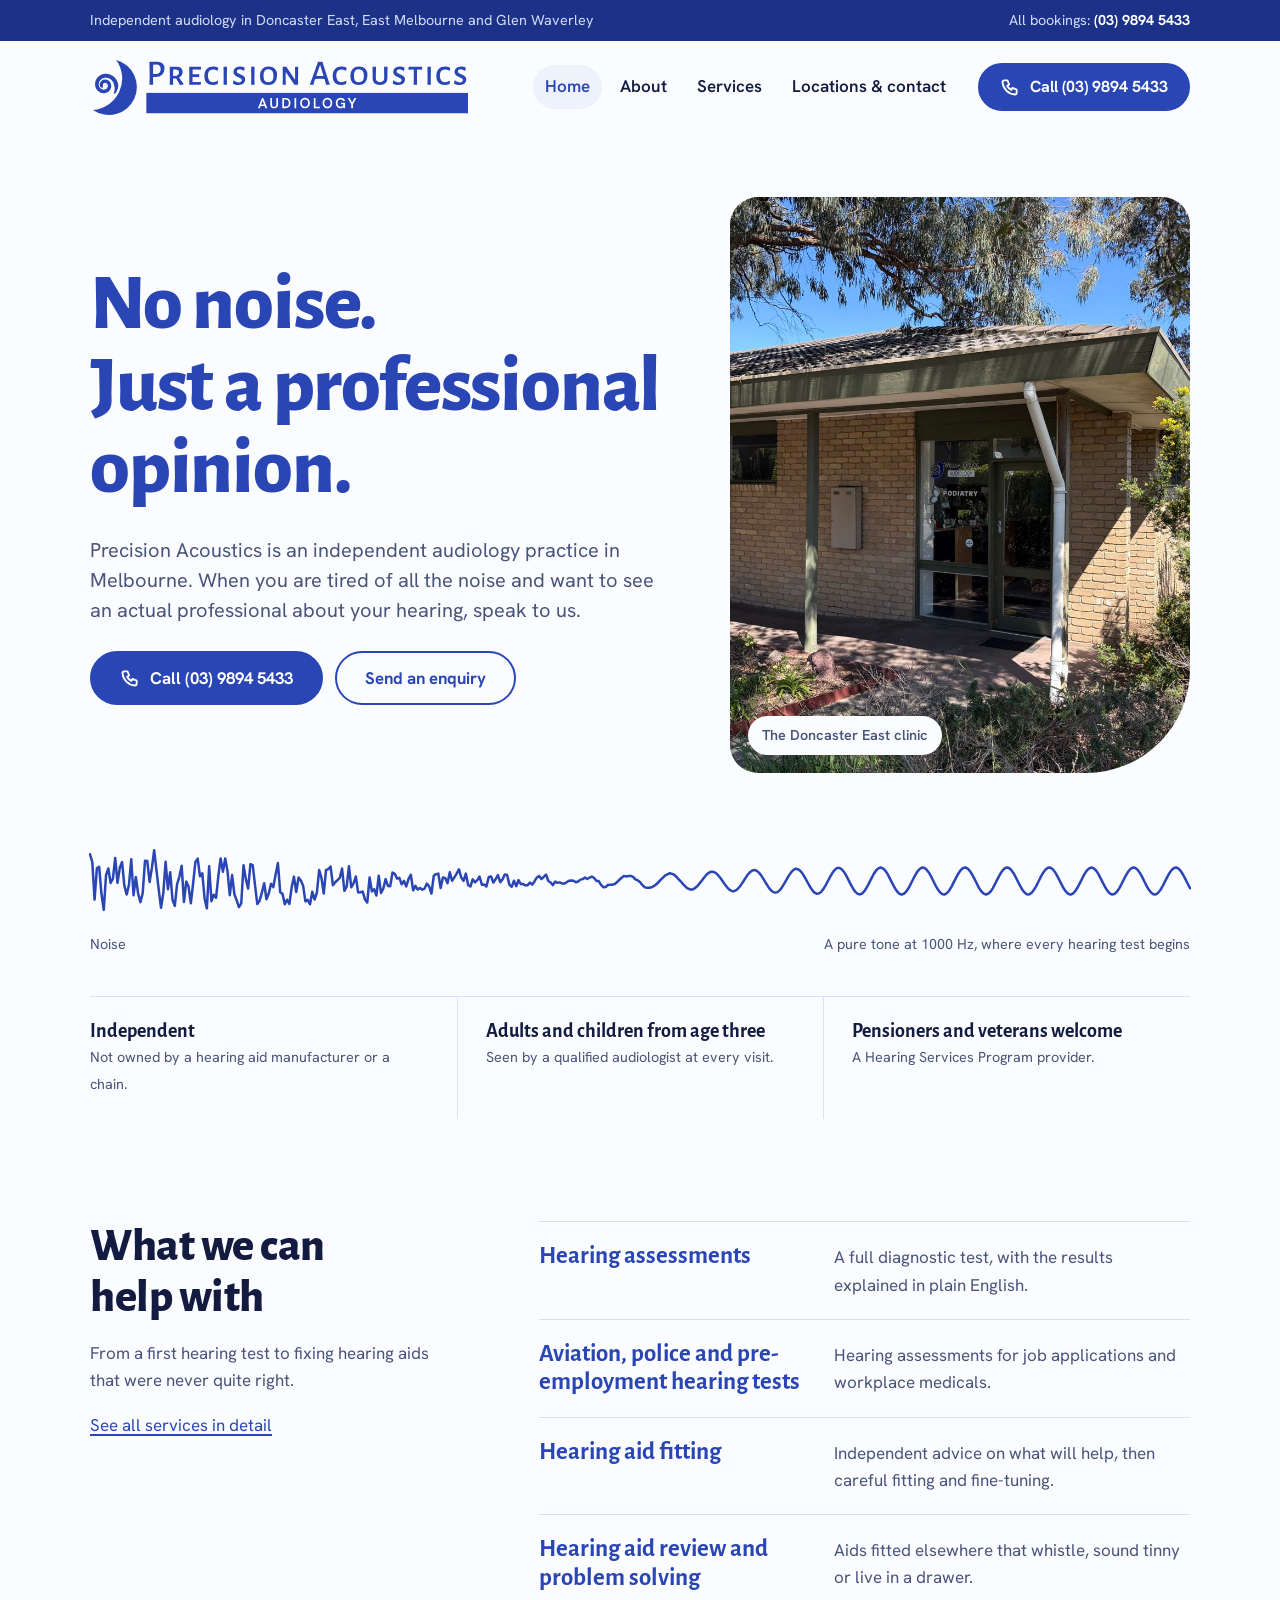
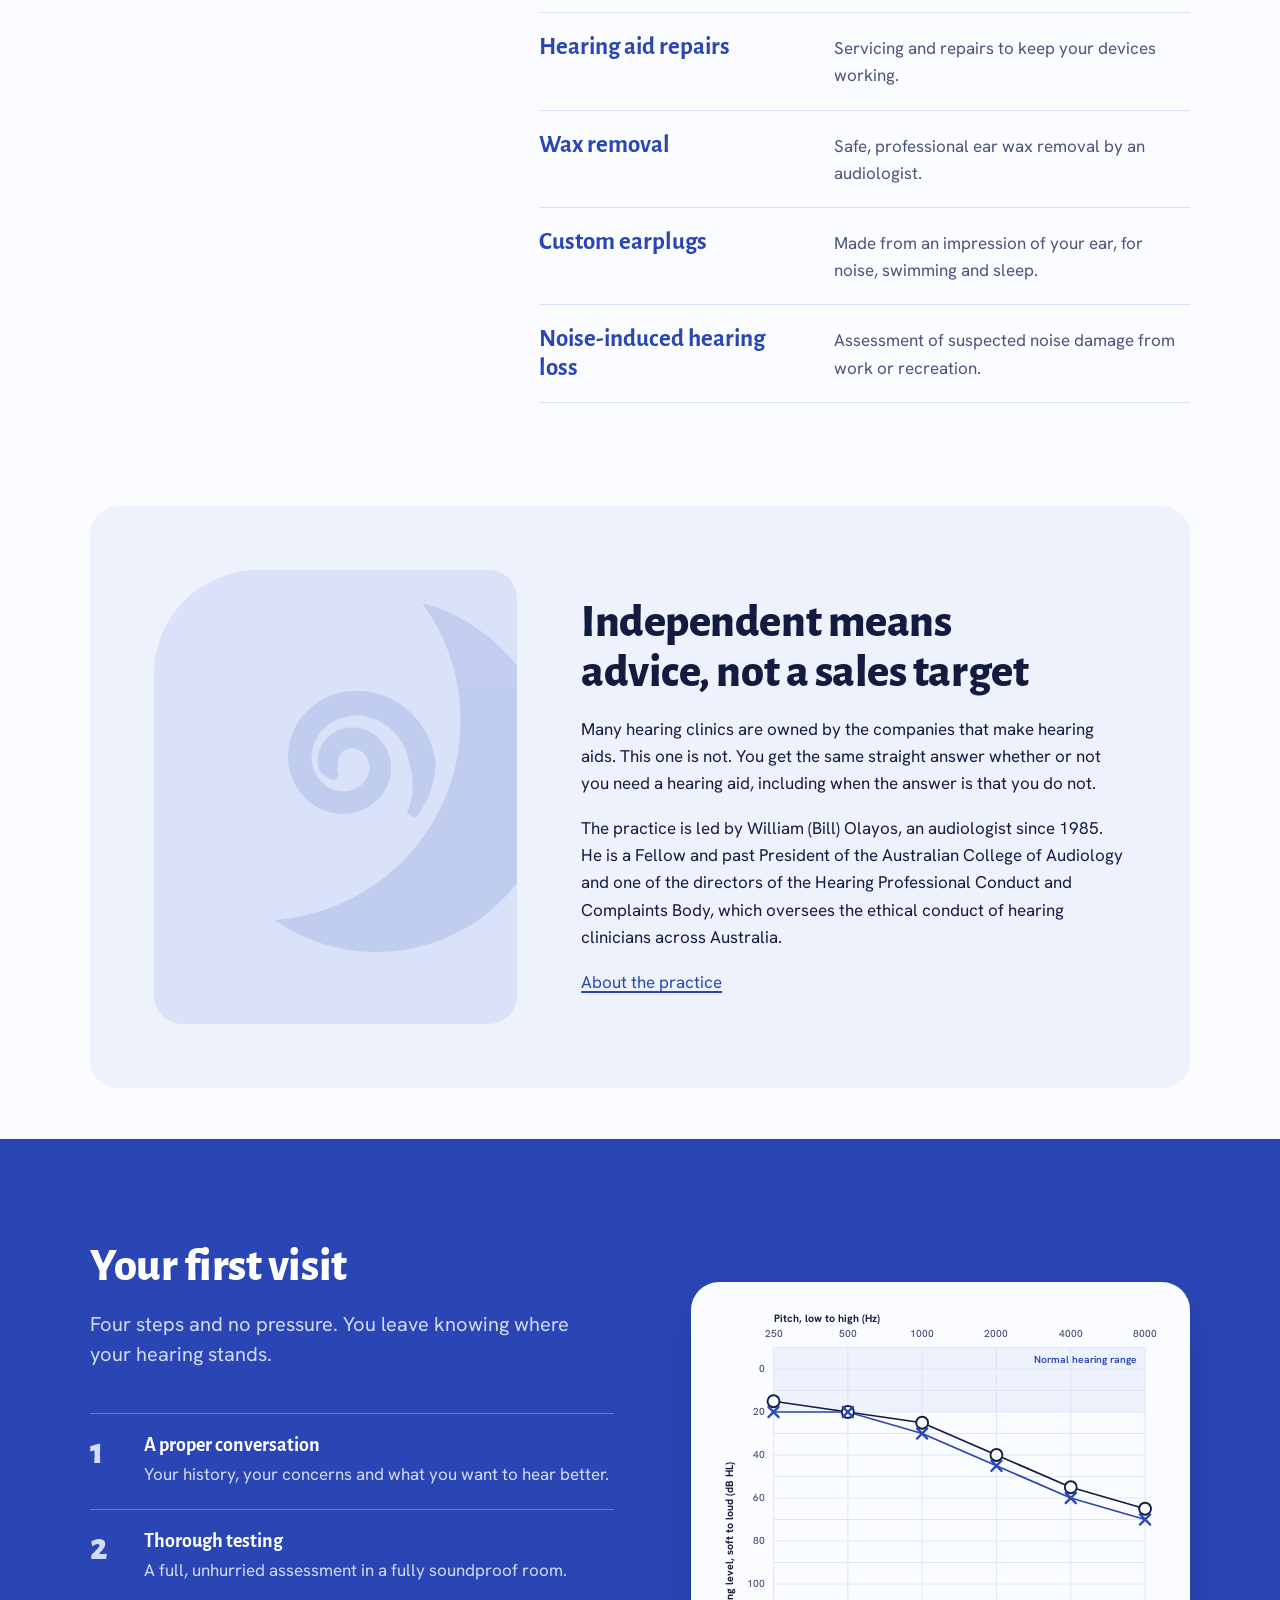
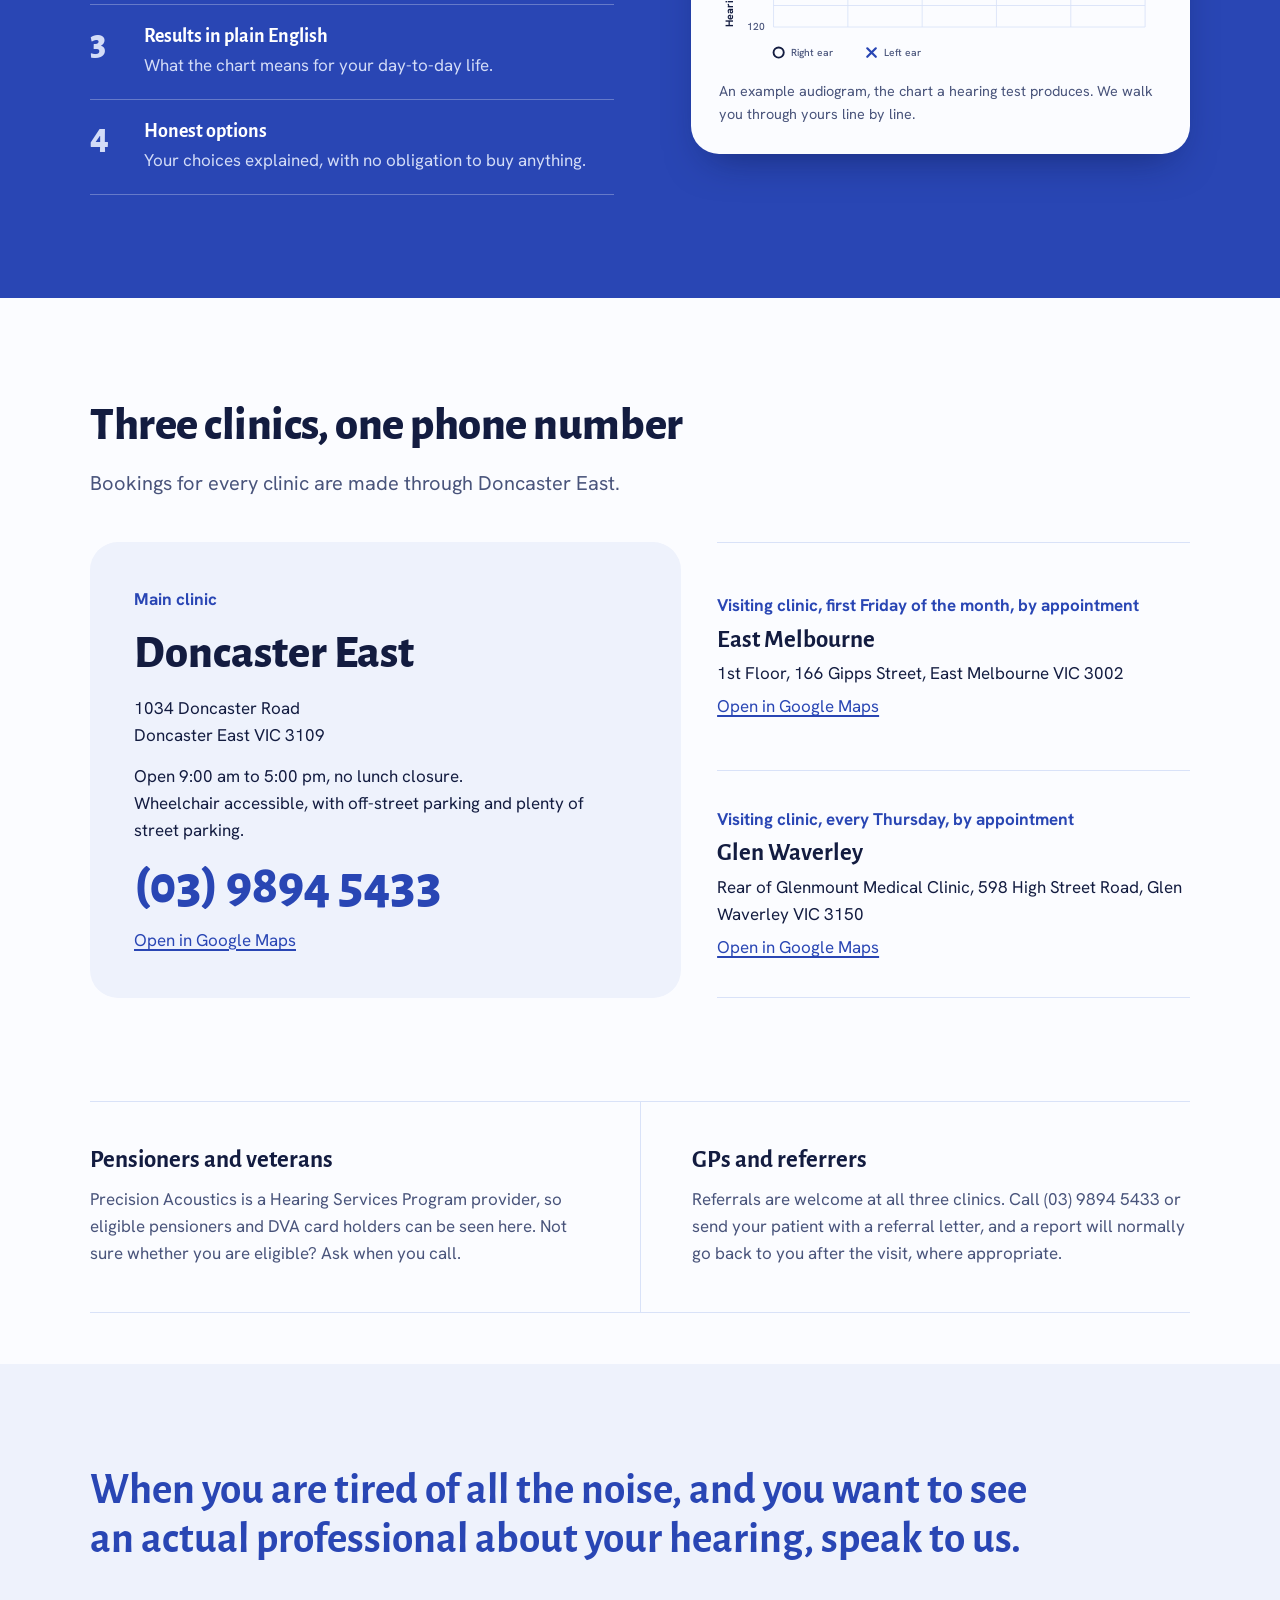
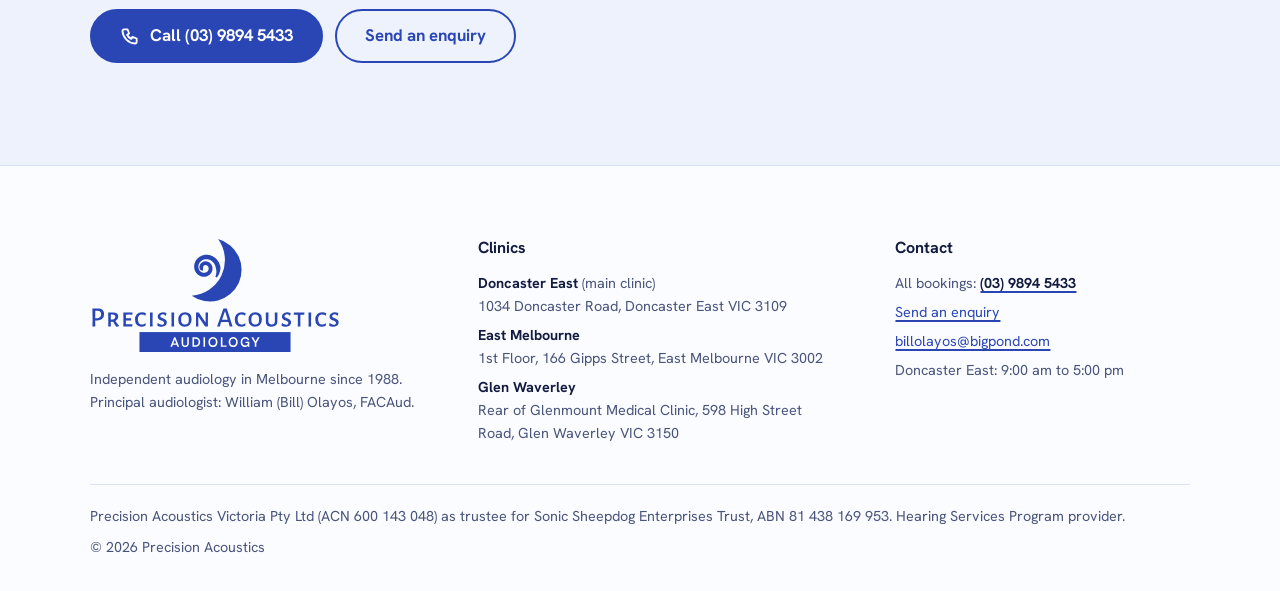
<file: index.html>
<!doctype html>
<html lang="en-AU">
<head>
<meta charset="utf-8">
<meta name="viewport" content="width=device-width, initial-scale=1">
<title>Precision Acoustics | Independent audiologist in Doncaster East, Melbourne</title>
<meta name="description" content="Independent audiology in Doncaster East, East Melbourne and Glen Waverley. No noise, just a professional opinion.">
<link rel="preconnect" href="https://fonts.googleapis.com">
<link rel="preconnect" href="https://fonts.gstatic.com" crossorigin>
<link rel="stylesheet" href="https://fonts.googleapis.com/css2?family=Alegreya+Sans:wght@500;700;800&family=Hanken+Grotesk:wght@400;500;600;700&display=swap">
<link rel="canonical" href="https://precisionacoustics.com.au/">
<meta property="og:title" content="Precision Acoustics | Independent audiologist in Doncaster East, Melbourne">
<meta property="og:description" content="Independent audiology in Doncaster East, East Melbourne and Glen Waverley. No noise, just a professional opinion.">
<meta property="og:url" content="https://precisionacoustics.com.au/">
<meta property="og:image" content="https://precisionacoustics.com.au/assets/photos/clinic-front.jpg">
<script type="application/ld+json">{"@context":"https://schema.org","@type":"MedicalClinic","name":"Precision Acoustics","description":"Independent audiology practice in Doncaster East, East Melbourne and Glen Waverley.","url":"https://precisionacoustics.com.au/","logo":"https://precisionacoustics.com.au/assets/logo/logo-stacked.svg","image":"https://precisionacoustics.com.au/assets/photos/clinic-front.jpg","telephone":"+61 3 9894 5433","email":"billolayos@bigpond.com","address":{"@type":"PostalAddress","streetAddress":"1034 Doncaster Road","addressLocality":"Doncaster East","addressRegion":"VIC","postalCode":"3109","addressCountry":"AU"},"employee":{"@type":"Person","name":"William (Bill) Olayos","alternateName":"Bill Olayos","jobTitle":"Principal Audiologist","image":"https://precisionacoustics.com.au/assets/photos/bill-olayos.jpg","url":"https://precisionacoustics.com.au/about.html"},"department":[{"@type":"MedicalClinic","name":"Precision Acoustics, East Melbourne","telephone":"+61 3 9894 5433","address":{"@type":"PostalAddress","streetAddress":"1st Floor, 166 Gipps Street","addressLocality":"East Melbourne","addressRegion":"VIC","postalCode":"3002","addressCountry":"AU"}},{"@type":"MedicalClinic","name":"Precision Acoustics, Glen Waverley","telephone":"+61 3 9894 5433","address":{"@type":"PostalAddress","streetAddress":"Rear of Glenmount Medical Clinic, 598 High Street Road","addressLocality":"Glen Waverley","addressRegion":"VIC","postalCode":"3150","addressCountry":"AU"}}]}</script>
<link rel="icon" href="assets/logo/favicon.svg" type="image/svg+xml">
<link rel="stylesheet" href="assets/styles.css">
</head>
<body>

<div class="util"><div class="wrap">
  <span>Independent audiology in Doncaster East, East Melbourne and Glen Waverley</span>
  <span>All bookings: <a href="tel:+61398945433">(03) 9894 5433</a></span>
</div></div>
<header class="site-head"><div class="wrap">
  <a class="brand" href="index.html" aria-label="Precision Acoustics home">
    <img src="assets/logo/logo-horizontal.svg" alt="Precision Acoustics Audiology" width="460" height="83">
  </a>
  <nav class="nav" aria-label="Main">
    <a href="index.html" aria-current="page">Home</a>
    <a href="about.html">About</a>
    <a href="services.html">Services</a>
    <a href="contact.html">Locations &amp; contact</a>
  </nav>
  <a class="btn" href="tel:+61398945433"><svg viewBox="0 0 24 24" fill="none" stroke="currentColor" stroke-width="2.2" stroke-linecap="round" stroke-linejoin="round" aria-hidden="true"><path d="M5 4h4l2 5-2.5 1.5a11 11 0 0 0 5 5L15 13l5 2v4a2 2 0 0 1-2 2A16 16 0 0 1 3 6a2 2 0 0 1 2-2z"/></svg>Call (03) 9894 5433</a>
</div></header>
<main>
<section class="hero">
  <div class="wrap">
    <div class="hero-grid">
      <div class="hero-copy">
        <h1>No noise.<br>Just a professional opinion.</h1>
        <p class="lead">Precision Acoustics is an independent audiology practice in Melbourne. When you are tired of all the noise and want to see an actual professional about your hearing, speak to us.</p>
        <div class="actions">
          <a class="btn" href="tel:+61398945433"><svg viewBox="0 0 24 24" fill="none" stroke="currentColor" stroke-width="2.2" stroke-linecap="round" stroke-linejoin="round" aria-hidden="true"><path d="M5 4h4l2 5-2.5 1.5a11 11 0 0 0 5 5L15 13l5 2v4a2 2 0 0 1-2 2A16 16 0 0 1 3 6a2 2 0 0 1 2-2z"/></svg>Call (03) 9894 5433</a>
          <a class="btn btn--quiet" href="contact.html#enquiry">Send an enquiry</a>
        </div>
      </div>
      <figure class="photo">
        <img class="cover" src="assets/photos/clinic-front.jpg" alt="The entrance to the Precision Acoustics clinic at 1034 Doncaster Road, a brick building with a green awning and a glass front door" style="object-position: 60% 50%" width="1400" height="1050">
        <figcaption>The Doncaster East clinic</figcaption>
      </figure>
    </div>

    <div class="tone">
      <svg viewBox="0 0 1200 100" preserveAspectRatio="none" aria-hidden="true"><path class="tone-line" d="M0 24.3L2.5 31.9L5 67.9L7.5 37.8L10 36.4L12.5 62.3L15 77.8L17.5 44.3L20 38.0L22.5 51.9L25 47.7L27.5 27.8L30 51.8L32.5 37.3L35 31.8L37.5 54.7L40 63.0L42.5 53.7L45 29.1L47.5 63.7L50 46.1L52.5 62.0L55 70.4L57.5 61.8L60 30.6L62.5 30.8L65 50.9L67.5 37.7L70 20.4L72.5 39.6L75 58.6L77.5 75.7L80 61.4L82.5 31.6L85 57.9L87.5 41.6L90 68.0L92.5 73.9L95 52.9L97.5 46.0L100 35.4L102.5 70.1L105 50.5L107.5 55.4L110 71.4L112.5 52.2L115 31.7L117.5 28.5L120 45.5L122.5 42.5L125 66.8L127.5 76.3L130 35.8L132.5 69.4L135 63.2L137.5 66.2L140 45.2L142.5 28.3L145 41.1L147.5 28.3L150 40.5L152.5 63.6L155 44.3L157.5 62.5L160 68.6L162.5 75.0L165 71.5L167.5 34.8L170 48.2L172.5 57.3L175 33.8L177.5 34.8L180 53.7L182.5 72.2L185 69.1L187.5 61.2L190 52.1L192.5 67.5L195 62.1L197.5 52.7L200 55.9L202.5 43.7L205 32.8L207.5 60.9L210 62.4L212.5 72.3L215 68.0L217.5 72.1L220 56.1L222.5 45.8L225 60.6L227.5 46.7L230 49.5L232.5 54.6L235 69.6L237.5 68.1L240 72.4L242.5 60.4L245 67.8L247.5 61.3L250 39.5L252.5 47.0L255 62.1L257.5 39.4L260 38.6L262.5 36.1L265 54.1L267.5 51.2L270 49.1L272.5 46.9L275 38.0L277.5 59.4L280 55.5L282.5 35.8L285 56.1L287.5 52.3L290 45.7L292.5 61.0L295 60.8L297.5 60.2L300 67.7L302.5 70.6L305 46.6L307.5 60.0L310 57.9L312.5 63.9L315 44.9L317.5 61.6L320 57.2L322.5 48.2L325 54.7L327.5 55.0L330 41.9L332.5 43.1L335 47.7L337.5 47.0L340 53.2L342.5 49.9L345 55.3L347.5 47.9L350 44.0L352.5 59.0L355 54.6L357.5 58.2L360 56.7L362.5 58.3L365 57.3L367.5 52.5L370 55.2L372.5 62.1L375 45.0L377.5 43.4L380 42.9L382.5 56.7L385 46.7L387.5 47.0L390 52.2L392.5 41.5L395 49.8L397.5 46.5L400 42.9L402.5 38.7L405 46.7L407.5 49.9L410 42.9L412.5 53.9L415 55.3L417.5 48.4L420 51.3L422.5 49.2L425 45.7L427.5 53.6L430 53.4L432.5 55.3L435 46.2L437.5 45.6L440 51.5L442.5 48.3L445 44.3L447.5 51.1L450 48.4L452.5 43.8L455 44.2L457.5 53.5L460 55.6L462.5 49.8L465 55.0L467.5 49.1L470 52.9L472.5 53.0L475 54.2L477.5 54.0L480 51.5L482.5 53.5L485 50.2L487.5 46.6L490 45.3L492.5 48.1L495 46.0L497.5 43.8L500 50.0L502.5 51.4L505 53.9L507.5 50.5L510 51.8L512.5 51.3L515 52.4L517.5 52.5L520 51.2L522.5 49.7L525 49.6L527.5 49.8L530 51.2L532.5 50.5L535 48.7L537.5 48.2L540 46.6L542.5 48.1L545 46.7L547.5 45.7L550 47.1L552.5 49.9L555 50.1L557.5 53.7L560 55.9L562.5 55.8L565 53.9L567.5 53.6L570 53.5L572.5 52.9L575 51.0L577.5 48.8L580 46.9L582.5 45.1L585 45.6L587.5 45.3L590 45.1L592.5 46.0L595 48.5L597.5 49.4L600 50.9L602.5 53.8L605 55.9L607.5 56.6L610 56.5L612.5 56.1L615 55.0L617.5 53.4L620 51.2L622.5 49.0L625 46.8L627.5 44.7L630 43.6L632.5 42.5L635 43.2L637.5 44.2L640 46.2L642.5 48.6L645 50.9L647.5 53.5L650 55.7L652.5 57.4L655 58.2L657.5 58.1L660 56.8L662.5 55.0L665 52.3L667.5 49.5L670 46.6L672.5 44.0L675 42.1L677.5 41.1L680 41.2L682.5 42.2L685 44.2L687.5 46.9L690 50.0L692.5 53.2L695 56.1L697.5 58.3L700 59.6L702.5 59.8L705 58.8L707.5 56.8L710 54.0L712.5 50.7L715 47.2L717.5 44.0L720 41.5L722.5 39.9L725 39.4L727.5 40.2L730 42.2L732.5 45.0L735 48.5L737.5 52.2L740 55.7L742.5 58.6L745 60.5L747.5 61.2L750 60.7L752.5 58.8L755 55.9L757.5 52.3L760 48.4L762.5 44.6L765 41.5L767.5 39.2L770 38.2L772.5 38.6L775 40.3L777.5 43.1L780 46.8L782.5 50.8L785 54.8L787.5 58.3L790 60.9L792.5 62.2L795 62.1L797.5 60.6L800 57.8L802.5 54.2L805 50.0L807.5 45.8L810 42.1L812.5 39.2L815 37.6L817.5 37.4L820 38.7L822.5 41.3L825 44.9L827.5 49.1L830 53.5L832.5 57.4L835 60.5L837.5 62.4L840 62.9L842.5 61.9L845 59.5L847.5 56.0L850 51.8L852.5 47.4L855 43.3L857.5 39.9L860 37.8L862.5 37.0L865 37.8L867.5 39.9L870 43.2L872.5 47.4L875 51.8L877.5 56.0L880 59.5L882.5 61.9L885 63.0L887.5 62.5L890 60.6L892.5 57.5L895 53.5L897.5 49.1L900 44.8L902.5 41.1L905 38.5L907.5 37.1L910 37.3L912.5 38.9L915 41.8L917.5 45.6L920 50.0L922.5 54.4L925 58.2L927.5 61.1L930 62.7L932.5 62.9L935 61.5L937.5 58.9L940 55.2L942.5 50.9L945 46.5L947.5 42.5L950 39.4L952.5 37.5L955 37.0L957.5 38.1L960 40.5L962.5 44.0L965 48.2L967.5 52.6L970 56.8L972.5 60.1L975 62.2L977.5 63.0L980 62.2L982.5 60.1L985 56.8L987.5 52.6L990 48.2L992.5 44.0L995 40.5L997.5 38.1L1000 37.0L1002.5 37.5L1005 39.4L1007.5 42.5L1010 46.5L1012.5 50.9L1015 55.2L1017.5 58.9L1020 61.5L1022.5 62.9L1025 62.7L1027.5 61.1L1030 58.2L1032.5 54.4L1035 50.0L1037.5 45.6L1040 41.8L1042.5 38.9L1045 37.3L1047.5 37.1L1050 38.5L1052.5 41.1L1055 44.8L1057.5 49.1L1060 53.5L1062.5 57.5L1065 60.6L1067.5 62.5L1070 63.0L1072.5 61.9L1075 59.5L1077.5 56.0L1080 51.8L1082.5 47.4L1085 43.2L1087.5 39.9L1090 37.8L1092.5 37.0L1095 37.8L1097.5 39.9L1100 43.2L1102.5 47.4L1105 51.8L1107.5 56.0L1110 59.5L1112.5 61.9L1115 63.0L1117.5 62.5L1120 60.6L1122.5 57.5L1125 53.5L1127.5 49.1L1130 44.8L1132.5 41.1L1135 38.5L1137.5 37.1L1140 37.3L1142.5 38.9L1145 41.8L1147.5 45.6L1150 50.0L1152.5 54.4L1155 58.2L1157.5 61.1L1160 62.7L1162.5 62.9L1165 61.5L1167.5 58.9L1170 55.2L1172.5 50.9L1175 46.5L1177.5 42.5L1180 39.4L1182.5 37.5L1185 37.0L1187.5 38.1L1190 40.5L1192.5 44.0L1195 48.2L1197.5 52.6L1200 56.8"/></svg>
      <div class="tone-notes"><span>Noise</span><span>A pure tone at 1000 Hz, where every hearing test begins</span></div>
    </div>

    <ul class="facts">
      <li><strong>Independent</strong><span>Not owned by a hearing aid manufacturer or a chain.</span></li>
      <li><strong>Adults and children from age three</strong><span>Seen by a qualified audiologist at every visit.</span></li>
      <li><strong>Pensioners and veterans welcome</strong><span>A Hearing Services Program provider.</span></li>
    </ul>
  </div>
</section>

<section class="section" id="services">
  <div class="wrap split">
    <div class="stack">
      <h2>What we can help with</h2>
      <p class="soft">From a first hearing test to fixing hearing aids that were never quite right.</p>
      <p><a href="services.html">See all services in detail</a></p>
    </div>
    <ul class="service-list">
      <li><a href="services.html#assess"><strong>Hearing assessments</strong><span>A full diagnostic test, with the results explained in plain English.</span></a></li>
      <li><a href="services.html#work"><strong>Aviation, police and pre-employment hearing tests</strong><span>Hearing assessments for job applications and workplace medicals.</span></a></li>
      <li><a href="services.html#fit"><strong>Hearing aid fitting</strong><span>Independent advice on what will help, then careful fitting and fine-tuning.</span></a></li>
      <li><a href="services.html#review"><strong>Hearing aid review and problem solving</strong><span>Aids fitted elsewhere that whistle, sound tinny or live in a drawer.</span></a></li>
      <li><a href="services.html#repair"><strong>Hearing aid repairs</strong><span>Servicing and repairs to keep your devices working.</span></a></li>
      <li><a href="services.html#wax"><strong>Wax removal</strong><span>Safe, professional ear wax removal by an audiologist.</span></a></li>
      <li><a href="services.html#plugs"><strong>Custom earplugs</strong><span>Made from an impression of your ear, for noise, swimming and sleep.</span></a></li>
      <li><a href="services.html#nihl"><strong>Noise-induced hearing loss</strong><span>Assessment of suspected noise damage from work or recreation.</span></a></li>
    </ul>
  </div>
</section>

<section class="wrap" id="independent">
  <div class="panel panel-grid">
    <figure class="photo photo--left">
      <img class="watermark" src="assets/logo/mark.svg" alt="" width="81" height="96">
    </figure>
    <div class="stack">
      <h2>Independent means advice, not a sales target</h2>
      <p>Many hearing clinics are owned by the companies that make hearing aids. This one is not. You get the same straight answer whether or not you need a hearing aid, including when the answer is that you do not.</p>
      <p>The practice is led by William (Bill) Olayos, an audiologist since 1985. He is a Fellow and past President of the Australian College of Audiology and one of the directors of the Hearing Professional Conduct and Complaints Body, which oversees the ethical conduct of hearing clinicians across Australia.</p>
      <p><a href="about.html">About the practice</a></p>
    </div>
  </div>
</section>

<div class="gap"></div>

<section class="visit section" id="visit">
  <div class="wrap visit-grid">
    <div class="stack-lg">
      <div class="stack">
        <h2>Your first visit</h2>
        <p class="lead">Four steps and no pressure. You leave knowing where your hearing stands.</p>
      </div>
      <ol class="steps">
        <li><h3>A proper conversation</h3><p>Your history, your concerns and what you want to hear better.</p></li>
        <li><h3>Thorough testing</h3><p>A full, unhurried assessment in a fully soundproof room.</p></li>
        <li><h3>Results in plain English</h3><p>What the chart means for your day-to-day life.</p></li>
        <li><h3>Honest options</h3><p>Your choices explained, with no obligation to buy anything.</p></li>
      </ol>
    </div>
    <figure class="audiogram">
      <svg viewBox="0 0 520 420" role="img" aria-label="Example audiogram: hearing level in decibels plotted against pitch from 250 to 8000 hertz, for the right and left ears. Both ears slope from the normal range at low pitches to a moderate loss at high pitches."><rect class="ag-normal" x="64" y="44" width="436" height="75.6923076923077" rx="6"/><line class="ag-grid" x1="64" x2="500" y1="44" y2="44"/><line class="ag-grid" x1="64" x2="500" y1="69.23076923076923" y2="69.23076923076923"/><text class="ag-axis" x="54" y="73.23076923076923" text-anchor="end">0</text><line class="ag-grid" x1="64" x2="500" y1="94.46153846153845" y2="94.46153846153845"/><line class="ag-grid" x1="64" x2="500" y1="119.6923076923077" y2="119.6923076923077"/><text class="ag-axis" x="54" y="123.6923076923077" text-anchor="end">20</text><line class="ag-grid" x1="64" x2="500" y1="144.9230769230769" y2="144.9230769230769"/><line class="ag-grid" x1="64" x2="500" y1="170.15384615384616" y2="170.15384615384616"/><text class="ag-axis" x="54" y="174.15384615384616" text-anchor="end">40</text><line class="ag-grid" x1="64" x2="500" y1="195.3846153846154" y2="195.3846153846154"/><line class="ag-grid" x1="64" x2="500" y1="220.6153846153846" y2="220.6153846153846"/><text class="ag-axis" x="54" y="224.6153846153846" text-anchor="end">60</text><line class="ag-grid" x1="64" x2="500" y1="245.84615384615384" y2="245.84615384615384"/><line class="ag-grid" x1="64" x2="500" y1="271.0769230769231" y2="271.0769230769231"/><text class="ag-axis" x="54" y="275.0769230769231" text-anchor="end">80</text><line class="ag-grid" x1="64" x2="500" y1="296.3076923076923" y2="296.3076923076923"/><line class="ag-grid" x1="64" x2="500" y1="321.53846153846155" y2="321.53846153846155"/><text class="ag-axis" x="54" y="325.53846153846155" text-anchor="end">100</text><line class="ag-grid" x1="64" x2="500" y1="346.7692307692308" y2="346.7692307692308"/><line class="ag-grid" x1="64" x2="500" y1="372" y2="372"/><text class="ag-axis" x="54" y="376" text-anchor="end">120</text><line class="ag-grid" x1="64" x2="64" y1="44" y2="372"/><text class="ag-axis" x="64" y="32" text-anchor="middle">250</text><line class="ag-grid" x1="151.2" x2="151.2" y1="44" y2="372"/><text class="ag-axis" x="151.2" y="32" text-anchor="middle">500</text><line class="ag-grid" x1="238.4" x2="238.4" y1="44" y2="372"/><text class="ag-axis" x="238.4" y="32" text-anchor="middle">1000</text><line class="ag-grid" x1="325.6" x2="325.6" y1="44" y2="372"/><text class="ag-axis" x="325.6" y="32" text-anchor="middle">2000</text><line class="ag-grid" x1="412.8" x2="412.8" y1="44" y2="372"/><text class="ag-axis" x="412.8" y="32" text-anchor="middle">4000</text><line class="ag-grid" x1="500" x2="500" y1="44" y2="372"/><text class="ag-axis" x="500" y="32" text-anchor="middle">8000</text><text class="ag-title" x="64" y="14">Pitch, low to high (Hz)</text><text class="ag-title" transform="translate(16 372) rotate(-90)">Hearing level, soft to loud (dB HL)</text><text class="ag-note" x="490" y="62" text-anchor="end">Normal hearing range</text><polyline class="ag-right" points="64,107.07692307692308 151.2,119.6923076923077 238.4,132.30769230769232 325.6,170.15384615384616 412.8,208 500,233.23076923076923"/><polyline class="ag-left" points="64,119.6923076923077 151.2,119.6923076923077 238.4,144.9230769230769 325.6,182.76923076923077 412.8,220.6153846153846 500,245.84615384615384"/><circle class="ag-right-o" cx="64" cy="107.07692307692308" r="7"/><circle class="ag-right-o" cx="151.2" cy="119.6923076923077" r="7"/><circle class="ag-right-o" cx="238.4" cy="132.30769230769232" r="7"/><circle class="ag-right-o" cx="325.6" cy="170.15384615384616" r="7"/><circle class="ag-right-o" cx="412.8" cy="208" r="7"/><circle class="ag-right-o" cx="500" cy="233.23076923076923" r="7"/><path class="ag-left-x" d="M58 113.6923076923077l12 12M70 113.6923076923077l-12 12"/><path class="ag-left-x" d="M145.2 113.6923076923077l12 12M157.2 113.6923076923077l-12 12"/><path class="ag-left-x" d="M232.4 138.9230769230769l12 12M244.4 138.9230769230769l-12 12"/><path class="ag-left-x" d="M319.6 176.76923076923077l12 12M331.6 176.76923076923077l-12 12"/><path class="ag-left-x" d="M406.8 214.6153846153846l12 12M418.8 214.6153846153846l-12 12"/><path class="ag-left-x" d="M494 239.84615384615384l12 12M506 239.84615384615384l-12 12"/><circle class="ag-right-o" cx="70" cy="402" r="6"/><text class="ag-axis" x="84" y="406">Right ear</text><path class="ag-left-x" d="M174 397l10 10M184 397l-10 10"/><text class="ag-axis" x="194" y="406">Left ear</text></svg>
      <figcaption>An example audiogram, the chart a hearing test produces. We walk you through yours line by line.</figcaption>
    </figure>
  </div>
</section>

<section class="section" id="clinics">
  <div class="wrap stack-lg">
    <div class="stack">
      <h2>Three clinics, one phone number</h2>
      <p class="lead">Bookings for every clinic are made through Doncaster East.</p>
    </div>
    <div class="clinics">
      <div class="clinic-main">
        <span class="clinic-tag">Main clinic</span>
        <h3>Doncaster East</h3>
        <address>1034 Doncaster Road<br>Doncaster East VIC 3109</address>
        <p>Open 9:00 am to 5:00 pm, no lunch closure.<br>Wheelchair accessible, with off-street parking and plenty of street parking.</p>
        <a class="phone-big" href="tel:+61398945433">(03) 9894 5433</a>
        <p><a href="https://www.google.com/maps/search/?api=1&amp;query=1034+Doncaster+Road+Doncaster+East+VIC+3109">Open in Google Maps</a></p>
      </div>
      <ul class="clinic-visiting">
        <li>
          <span class="clinic-tag">Visiting clinic, first Friday of the month, by appointment</span>
          <h3>East Melbourne</h3>
          <address>1st Floor, 166 Gipps Street, East Melbourne VIC 3002</address>
          <a href="https://www.google.com/maps/search/?api=1&amp;query=166+Gipps+Street+East+Melbourne+VIC+3002">Open in Google Maps</a>
        </li>
        <li>
          <span class="clinic-tag">Visiting clinic, every Thursday, by appointment</span>
          <h3>Glen Waverley</h3>
          <address>Rear of Glenmount Medical Clinic, 598 High Street Road, Glen Waverley VIC 3150</address>
          <a href="https://www.google.com/maps/search/?api=1&amp;query=598+High+Street+Road+Glen+Waverley+VIC+3150">Open in Google Maps</a>
        </li>
      </ul>
    </div>
  </div>
</section>

<section class="wrap" id="funding">
  <div class="notes">
    <div>
      <h3>Pensioners and veterans</h3>
      <p class="soft">Precision Acoustics is a Hearing Services Program provider, so eligible pensioners and DVA card holders can be seen here. Not sure whether you are eligible? Ask when you call.</p>
    </div>
    <div>
      <h3>GPs and referrers</h3>
      <p class="soft">Referrals are welcome at all three clinics. Call (03) 9894 5433 or send your patient with a referral letter, and a report will normally go back to you after the visit, where appropriate.</p>
    </div>
  </div>
</section>

<div class="gap"></div>

<section class="closing section">
  <div class="wrap stack-lg">
    <blockquote>When you are tired of all the noise, and you want to see an actual professional about your hearing, speak to us.</blockquote>
    <div class="actions">
      <a class="btn" href="tel:+61398945433"><svg viewBox="0 0 24 24" fill="none" stroke="currentColor" stroke-width="2.2" stroke-linecap="round" stroke-linejoin="round" aria-hidden="true"><path d="M5 4h4l2 5-2.5 1.5a11 11 0 0 0 5 5L15 13l5 2v4a2 2 0 0 1-2 2A16 16 0 0 1 3 6a2 2 0 0 1 2-2z"/></svg>Call (03) 9894 5433</a>
      <a class="btn btn--quiet" href="contact.html#enquiry">Send an enquiry</a>
    </div>
  </div>
</section>

</main>

<footer class="site-foot"><div class="wrap">
  <div class="foot-grid">
    <div class="foot-logo">
      <img src="assets/logo/logo-stacked.svg" alt="Precision Acoustics Audiology" width="250" height="120">
      <p>Independent audiology in Melbourne since 1988.<br>Principal audiologist: William (Bill) Olayos, FACAud.</p>
    </div>
    <div>
      <h2>Clinics</h2>
      <ul>
        <li><strong>Doncaster East</strong> (main clinic)<br>1034 Doncaster Road, Doncaster East VIC 3109</li>
        <li><strong>East Melbourne</strong><br>1st Floor, 166 Gipps Street, East Melbourne VIC 3002</li>
        <li><strong>Glen Waverley</strong><br>Rear of Glenmount Medical Clinic, 598 High Street Road, Glen Waverley VIC 3150</li>
      </ul>
    </div>
    <div>
      <h2>Contact</h2>
      <ul>
        <li>All bookings: <a href="tel:+61398945433"><strong>(03) 9894 5433</strong></a></li>
        <li><a href="contact.html#enquiry">Send an enquiry</a></li>
        <li><a href="mailto:billolayos@bigpond.com">billolayos@bigpond.com</a></li>
        <li>Doncaster East: 9:00 am to 5:00 pm</li>
      </ul>
    </div>
  </div>
  <div class="small-print">
    <span>Precision Acoustics Victoria Pty Ltd (ACN 600 143 048) as trustee for Sonic Sheepdog Enterprises Trust, ABN 81 438 169 953. Hearing Services Program provider.</span>
    <span>&copy; 2026 Precision Acoustics</span>
  </div>
</div></footer>
<script src="assets/site.js"></script>
</body>
</html>
</file>
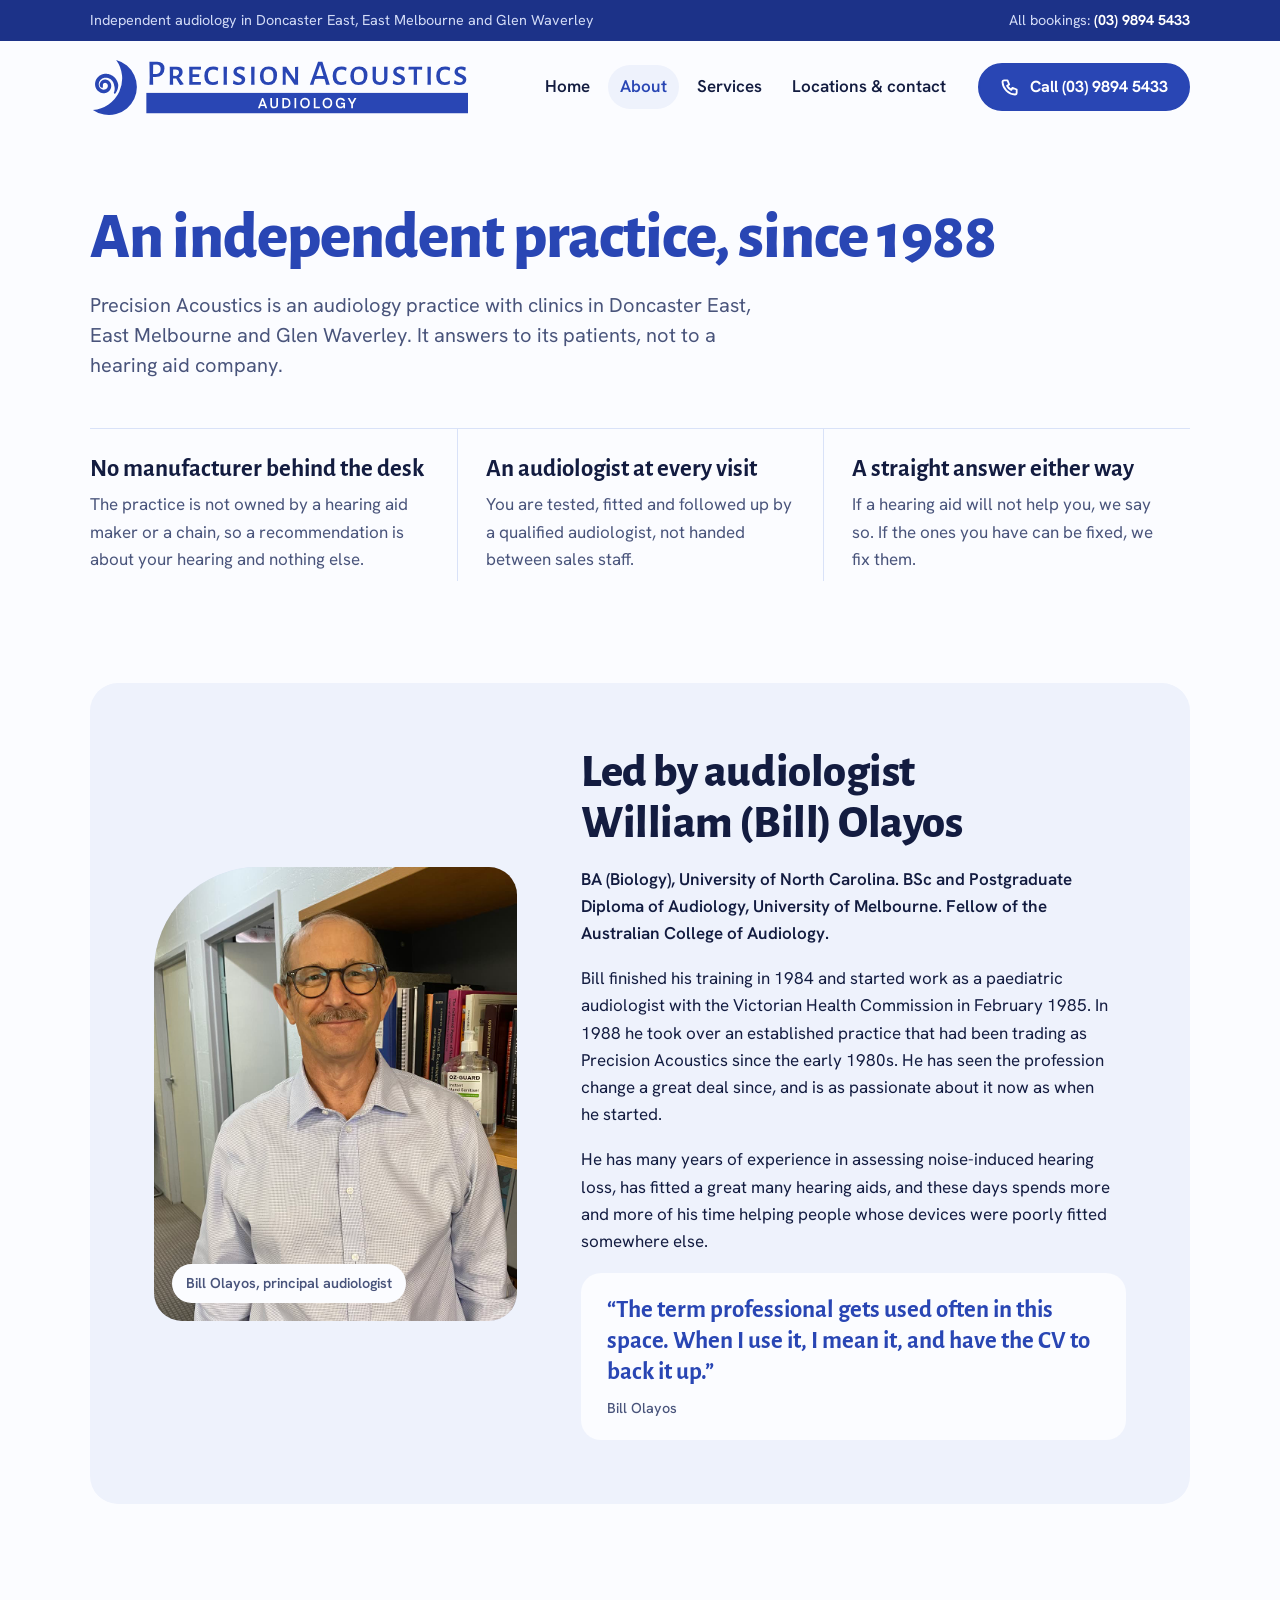
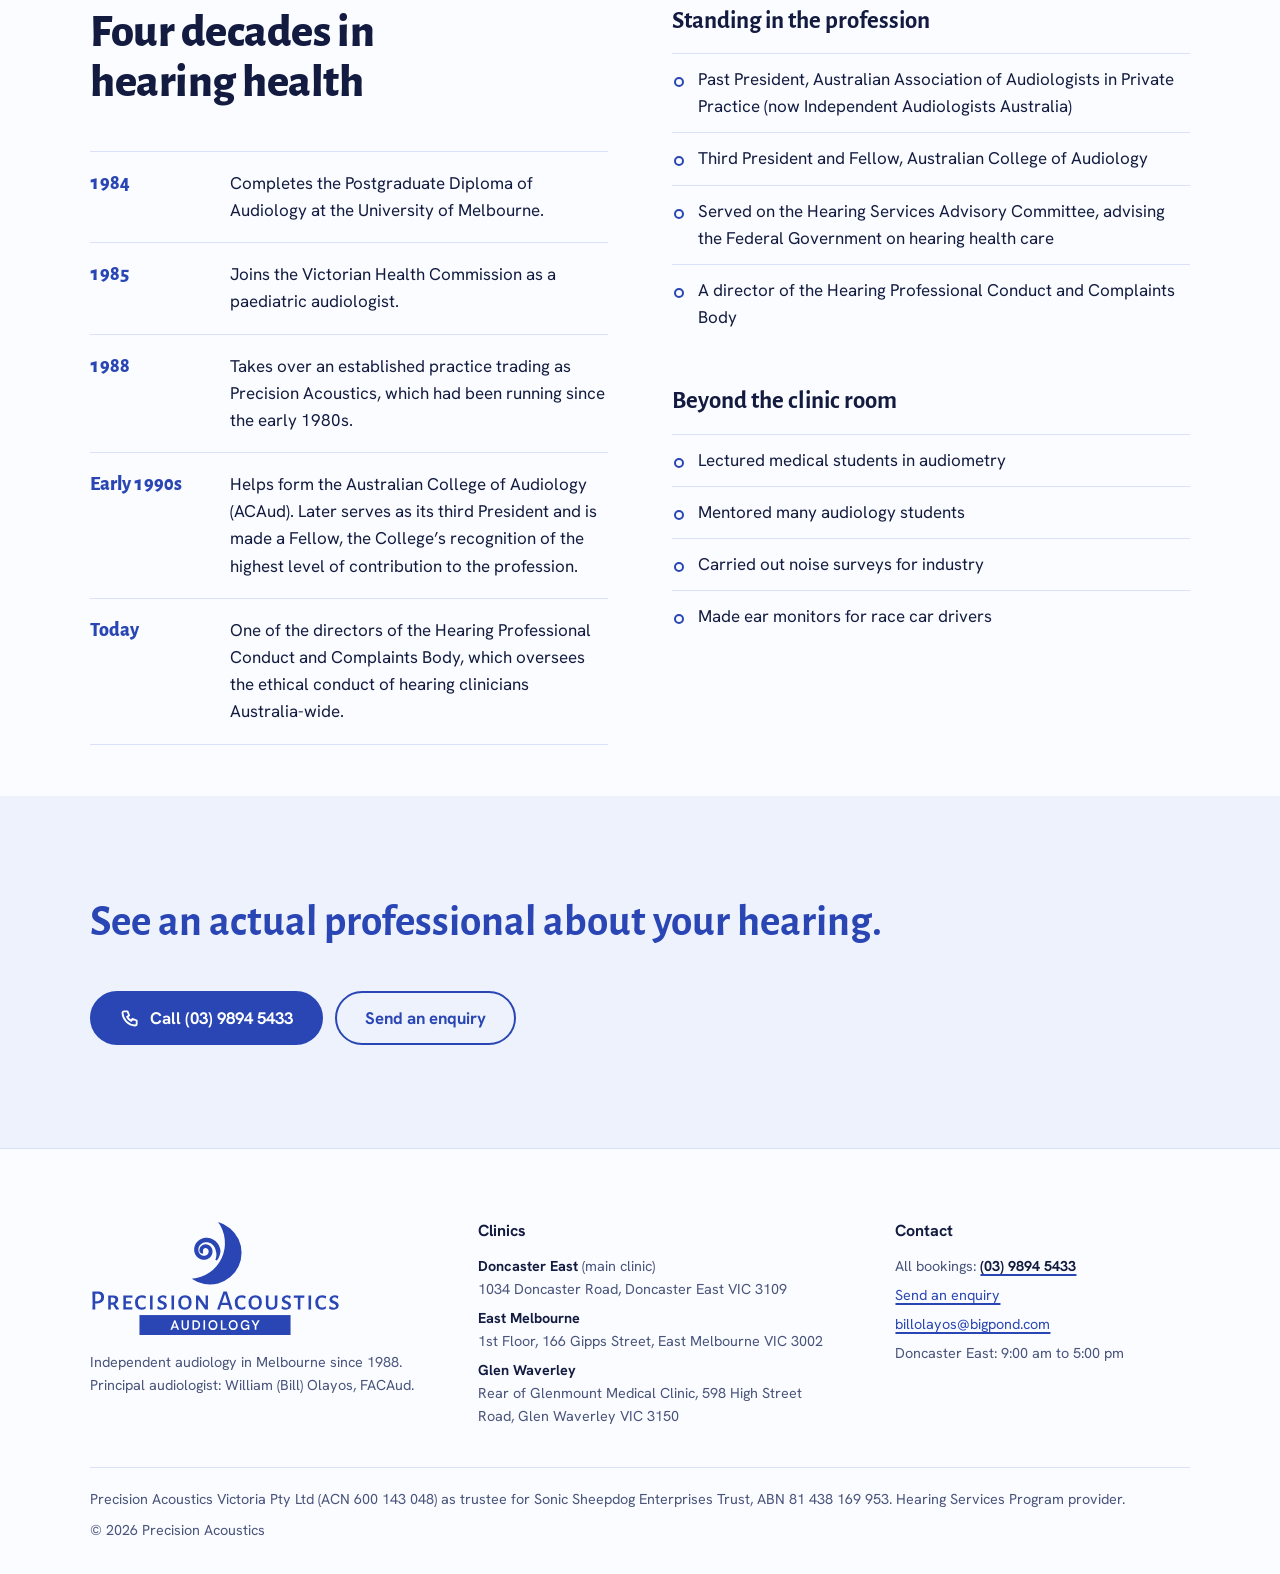
<file: about.html>
<!doctype html>
<html lang="en-AU">
<head>
<meta charset="utf-8">
<meta name="viewport" content="width=device-width, initial-scale=1">
<title>About audiologist Bill Olayos | Precision Acoustics</title>
<meta name="description" content="An independent audiology practice in Melbourne, led by audiologist William (Bill) Olayos.">
<link rel="preconnect" href="https://fonts.googleapis.com">
<link rel="preconnect" href="https://fonts.gstatic.com" crossorigin>
<link rel="stylesheet" href="https://fonts.googleapis.com/css2?family=Alegreya+Sans:wght@500;700;800&family=Hanken+Grotesk:wght@400;500;600;700&display=swap">
<link rel="canonical" href="https://precisionacoustics.com.au/about.html">
<meta property="og:title" content="About audiologist Bill Olayos | Precision Acoustics">
<meta property="og:description" content="An independent audiology practice in Melbourne, led by audiologist William (Bill) Olayos.">
<meta property="og:url" content="https://precisionacoustics.com.au/about.html">
<meta property="og:image" content="https://precisionacoustics.com.au/assets/photos/clinic-front.jpg">
<link rel="icon" href="assets/logo/favicon.svg" type="image/svg+xml">
<link rel="stylesheet" href="assets/styles.css">
</head>
<body>

<div class="util"><div class="wrap">
  <span>Independent audiology in Doncaster East, East Melbourne and Glen Waverley</span>
  <span>All bookings: <a href="tel:+61398945433">(03) 9894 5433</a></span>
</div></div>
<header class="site-head"><div class="wrap">
  <a class="brand" href="index.html" aria-label="Precision Acoustics home">
    <img src="assets/logo/logo-horizontal.svg" alt="Precision Acoustics Audiology" width="460" height="83">
  </a>
  <nav class="nav" aria-label="Main">
    <a href="index.html">Home</a>
    <a href="about.html" aria-current="page">About</a>
    <a href="services.html">Services</a>
    <a href="contact.html">Locations &amp; contact</a>
  </nav>
  <a class="btn" href="tel:+61398945433"><svg viewBox="0 0 24 24" fill="none" stroke="currentColor" stroke-width="2.2" stroke-linecap="round" stroke-linejoin="round" aria-hidden="true"><path d="M5 4h4l2 5-2.5 1.5a11 11 0 0 0 5 5L15 13l5 2v4a2 2 0 0 1-2 2A16 16 0 0 1 3 6a2 2 0 0 1 2-2z"/></svg>Call (03) 9894 5433</a>
</div></header>
<main>
<section class="page-head">
  <div class="wrap stack">
    <h1>An independent practice, since 1988</h1>
    <p class="lead">Precision Acoustics is an audiology practice with clinics in Doncaster East, East Melbourne and Glen Waverley. It answers to its patients, not to a hearing aid company.</p>
  </div>
</section>

<section class="wrap">
  <ul class="three">
    <li><h3>No manufacturer behind the desk</h3><p class="soft">The practice is not owned by a hearing aid maker or a chain, so a recommendation is about your hearing and nothing else.</p></li>
    <li><h3>An audiologist at every visit</h3><p class="soft">You are tested, fitted and followed up by a qualified audiologist, not handed between sales staff.</p></li>
    <li><h3>A straight answer either way</h3><p class="soft">If a hearing aid will not help you, we say so. If the ones you have can be fixed, we fix them.</p></li>
  </ul>
</section>

<section class="section">
  <div class="wrap">
    <div class="panel panel-grid">
      <figure class="photo photo--left">
        <img class="cover cover--face" src="assets/photos/bill-olayos.jpg" alt="Audiologist Bill Olayos at the Doncaster East clinic" width="960" height="1200">
        <figcaption>Bill Olayos, principal audiologist</figcaption>
      </figure>
      <div class="stack">
        <h2>Led by audiologist William (Bill) Olayos</h2>
        <p class="quals">BA (Biology), University of North Carolina. BSc and Postgraduate Diploma of Audiology, University of Melbourne. Fellow of the Australian College of Audiology.</p>
        <p>Bill finished his training in 1984 and started work as a paediatric audiologist with the Victorian Health Commission in February 1985. In 1988 he took over an established practice that had been trading as Precision Acoustics since the early 1980s. He has seen the profession change a great deal since, and is as passionate about it now as when he started.</p>
        <p>He has many years of experience in assessing noise-induced hearing loss, has fitted a great many hearing aids, and these days spends more and more of his time helping people whose devices were poorly fitted somewhere else.</p>
        <blockquote class="pull">“The term professional gets used often in this space. When I use it, I mean it, and have the CV to back it up.”<cite>Bill Olayos</cite></blockquote>
      </div>
    </div>
  </div>
</section>

<section class="wrap">
  <div class="cols-2">
    <div class="stack-lg">
      <h2>Four decades in hearing health</h2>
      <ol class="timeline">
        <li><time datetime="1984">1984</time><p>Completes the Postgraduate Diploma of Audiology at the University of Melbourne.</p></li>
        <li><time datetime="1985">1985</time><p>Joins the Victorian Health Commission as a paediatric audiologist.</p></li>
        <li><time datetime="1988">1988</time><p>Takes over an established practice trading as Precision Acoustics, which had been running since the early 1980s.</p></li>
        <li><span class="when">Early 1990s</span><p>Helps form the Australian College of Audiology (ACAud). Later serves as its third President and is made a Fellow, the College’s recognition of the highest level of contribution to the profession.</p></li>
        <li><span class="when">Today</span><p>One of the directors of the Hearing Professional Conduct and Complaints Body, which oversees the ethical conduct of hearing clinicians Australia-wide.</p></li>
      </ol>
    </div>
    <div class="stack-lg">
      <div class="stack">
        <h3>Standing in the profession</h3>
        <ul class="plain-list">
          <li>Past President, Australian Association of Audiologists in Private Practice (now Independent Audiologists Australia)</li>
          <li>Third President and Fellow, Australian College of Audiology</li>
          <li>Served on the Hearing Services Advisory Committee, advising the Federal Government on hearing health care</li>
          <li>A director of the Hearing Professional Conduct and Complaints Body</li>
        </ul>
      </div>
      <div class="stack">
        <h3>Beyond the clinic room</h3>
        <ul class="plain-list">
          <li>Lectured medical students in audiometry</li>
          <li>Mentored many audiology students</li>
          <li>Carried out noise surveys for industry</li>
          <li>Made ear monitors for race car drivers</li>
        </ul>
      </div>
    </div>
  </div>
</section>

<div class="gap"></div>

<section class="closing section">
  <div class="wrap stack-lg">
    <blockquote>See an actual professional about your hearing.</blockquote>
    <div class="actions">
      <a class="btn" href="tel:+61398945433"><svg viewBox="0 0 24 24" fill="none" stroke="currentColor" stroke-width="2.2" stroke-linecap="round" stroke-linejoin="round" aria-hidden="true"><path d="M5 4h4l2 5-2.5 1.5a11 11 0 0 0 5 5L15 13l5 2v4a2 2 0 0 1-2 2A16 16 0 0 1 3 6a2 2 0 0 1 2-2z"/></svg>Call (03) 9894 5433</a>
      <a class="btn btn--quiet" href="contact.html#enquiry">Send an enquiry</a>
    </div>
  </div>
</section>

</main>

<footer class="site-foot"><div class="wrap">
  <div class="foot-grid">
    <div class="foot-logo">
      <img src="assets/logo/logo-stacked.svg" alt="Precision Acoustics Audiology" width="250" height="120">
      <p>Independent audiology in Melbourne since 1988.<br>Principal audiologist: William (Bill) Olayos, FACAud.</p>
    </div>
    <div>
      <h2>Clinics</h2>
      <ul>
        <li><strong>Doncaster East</strong> (main clinic)<br>1034 Doncaster Road, Doncaster East VIC 3109</li>
        <li><strong>East Melbourne</strong><br>1st Floor, 166 Gipps Street, East Melbourne VIC 3002</li>
        <li><strong>Glen Waverley</strong><br>Rear of Glenmount Medical Clinic, 598 High Street Road, Glen Waverley VIC 3150</li>
      </ul>
    </div>
    <div>
      <h2>Contact</h2>
      <ul>
        <li>All bookings: <a href="tel:+61398945433"><strong>(03) 9894 5433</strong></a></li>
        <li><a href="contact.html#enquiry">Send an enquiry</a></li>
        <li><a href="mailto:billolayos@bigpond.com">billolayos@bigpond.com</a></li>
        <li>Doncaster East: 9:00 am to 5:00 pm</li>
      </ul>
    </div>
  </div>
  <div class="small-print">
    <span>Precision Acoustics Victoria Pty Ltd (ACN 600 143 048) as trustee for Sonic Sheepdog Enterprises Trust, ABN 81 438 169 953. Hearing Services Program provider.</span>
    <span>&copy; 2026 Precision Acoustics</span>
  </div>
</div></footer>
<script src="assets/site.js"></script>
</body>
</html>
</file>
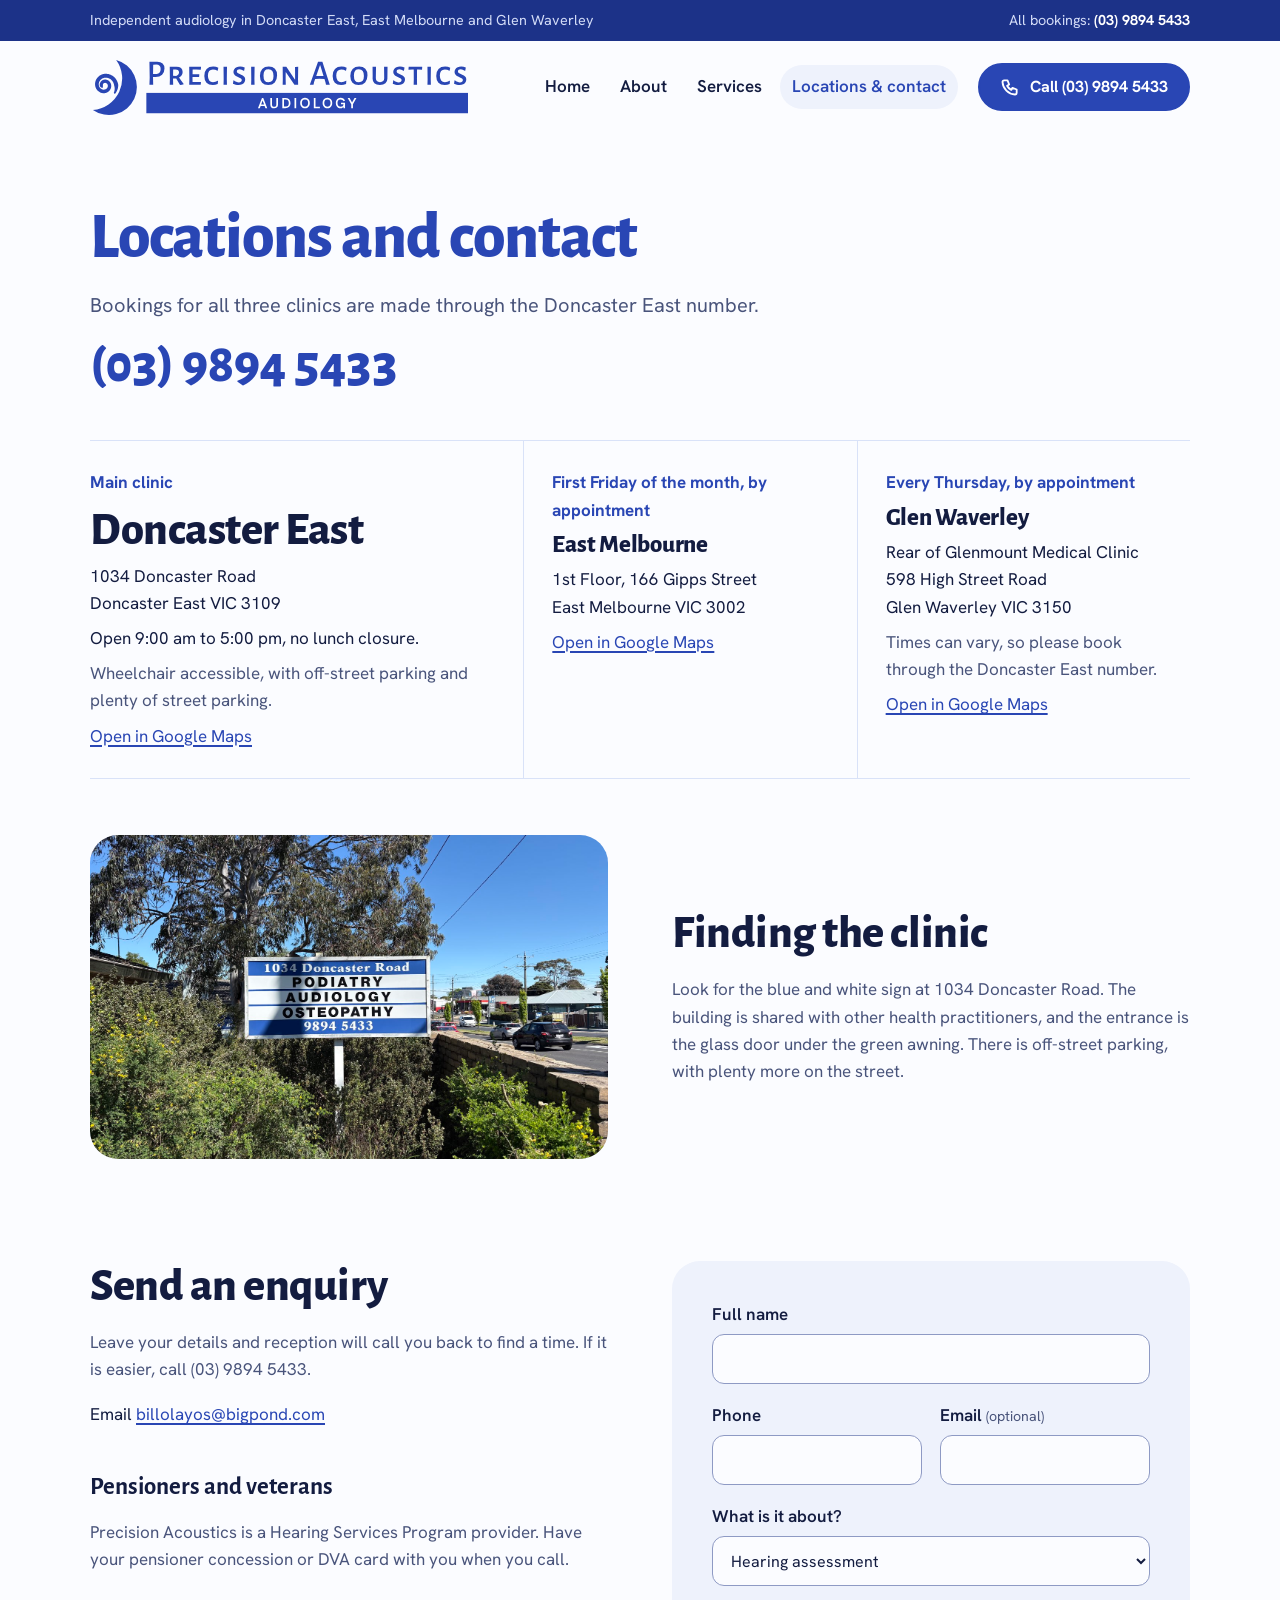
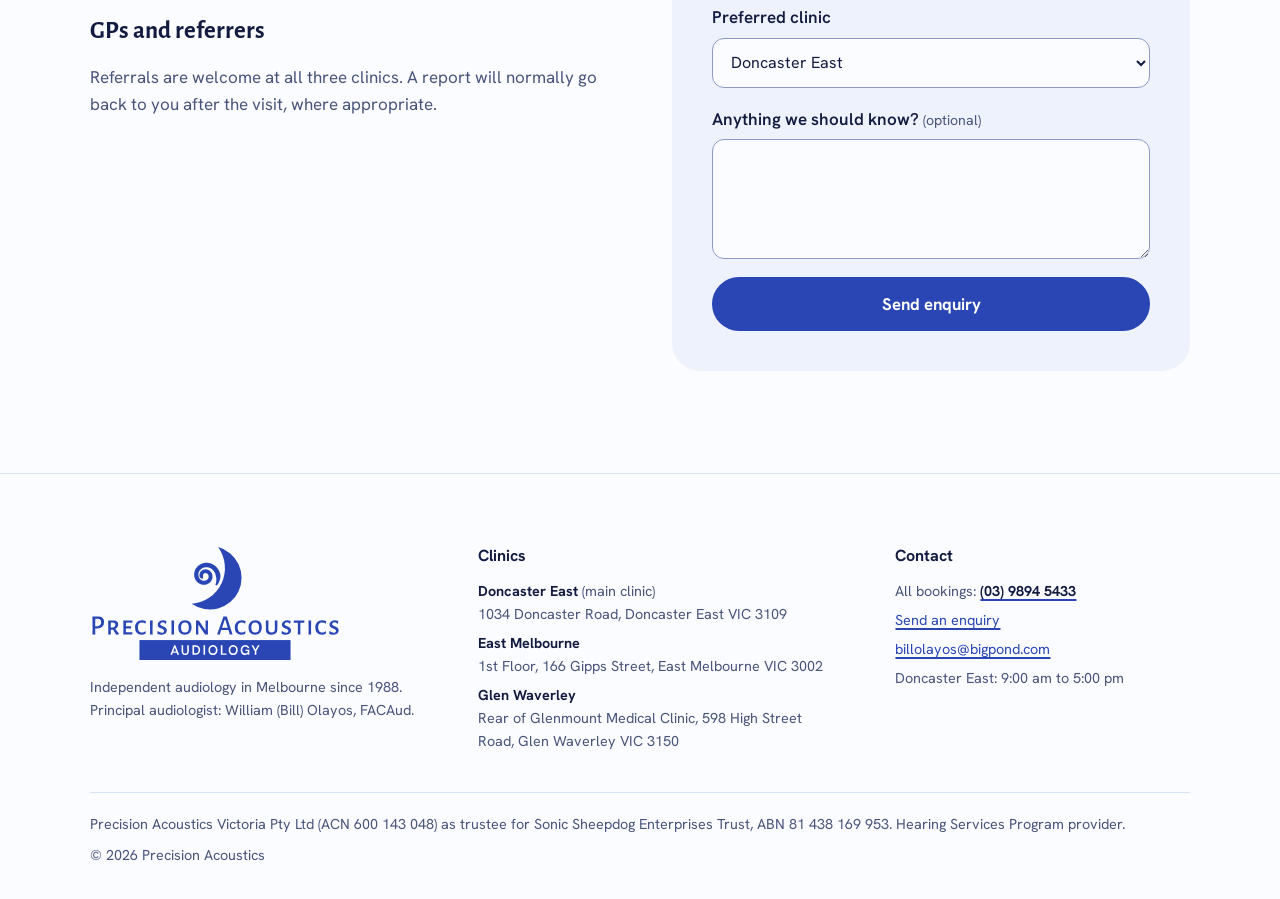
<file: contact.html>
<!doctype html>
<html lang="en-AU">
<head>
<meta charset="utf-8">
<meta name="viewport" content="width=device-width, initial-scale=1">
<title>Locations and contact | Precision Acoustics</title>
<meta name="description" content="Clinics in Doncaster East, East Melbourne and Glen Waverley. Call (03) 9894 5433 for all bookings.">
<link rel="preconnect" href="https://fonts.googleapis.com">
<link rel="preconnect" href="https://fonts.gstatic.com" crossorigin>
<link rel="stylesheet" href="https://fonts.googleapis.com/css2?family=Alegreya+Sans:wght@500;700;800&family=Hanken+Grotesk:wght@400;500;600;700&display=swap">
<link rel="canonical" href="https://precisionacoustics.com.au/contact.html">
<meta property="og:title" content="Locations and contact | Precision Acoustics">
<meta property="og:description" content="Clinics in Doncaster East, East Melbourne and Glen Waverley. Call (03) 9894 5433 for all bookings.">
<meta property="og:url" content="https://precisionacoustics.com.au/contact.html">
<meta property="og:image" content="https://precisionacoustics.com.au/assets/photos/clinic-front.jpg">
<link rel="icon" href="assets/logo/favicon.svg" type="image/svg+xml">
<link rel="stylesheet" href="assets/styles.css">
</head>
<body>

<div class="util"><div class="wrap">
  <span>Independent audiology in Doncaster East, East Melbourne and Glen Waverley</span>
  <span>All bookings: <a href="tel:+61398945433">(03) 9894 5433</a></span>
</div></div>
<header class="site-head"><div class="wrap">
  <a class="brand" href="index.html" aria-label="Precision Acoustics home">
    <img src="assets/logo/logo-horizontal.svg" alt="Precision Acoustics Audiology" width="460" height="83">
  </a>
  <nav class="nav" aria-label="Main">
    <a href="index.html">Home</a>
    <a href="about.html">About</a>
    <a href="services.html">Services</a>
    <a href="contact.html" aria-current="page">Locations &amp; contact</a>
  </nav>
  <a class="btn" href="tel:+61398945433"><svg viewBox="0 0 24 24" fill="none" stroke="currentColor" stroke-width="2.2" stroke-linecap="round" stroke-linejoin="round" aria-hidden="true"><path d="M5 4h4l2 5-2.5 1.5a11 11 0 0 0 5 5L15 13l5 2v4a2 2 0 0 1-2 2A16 16 0 0 1 3 6a2 2 0 0 1 2-2z"/></svg>Call (03) 9894 5433</a>
</div></header>
<main>
<section class="page-head">
  <div class="wrap stack">
    <h1>Locations and contact</h1>
    <p class="lead">Bookings for all three clinics are made through the Doncaster East number.</p>
    <a class="phone-big" href="tel:+61398945433">(03) 9894 5433</a>
  </div>
</section>

<section class="wrap">
  <ul class="clinic-cards">
    <li>
      <span class="clinic-tag">Main clinic</span>
      <h2>Doncaster East</h2>
      <address>1034 Doncaster Road<br>Doncaster East VIC 3109</address>
      <p>Open 9:00 am to 5:00 pm, no lunch closure.</p>
      <p class="soft">Wheelchair accessible, with off-street parking and plenty of street parking.</p>
      <a href="https://www.google.com/maps/search/?api=1&amp;query=1034+Doncaster+Road+Doncaster+East+VIC+3109">Open in Google Maps</a>
    </li>
    <li>
      <span class="clinic-tag">First Friday of the month, by appointment</span>
      <h2>East Melbourne</h2>
      <address>1st Floor, 166 Gipps Street<br>East Melbourne VIC 3002</address>
      <a href="https://www.google.com/maps/search/?api=1&amp;query=166+Gipps+Street+East+Melbourne+VIC+3002">Open in Google Maps</a>
    </li>
    <li>
      <span class="clinic-tag">Every Thursday, by appointment</span>
      <h2>Glen Waverley</h2>
      <address>Rear of Glenmount Medical Clinic<br>598 High Street Road<br>Glen Waverley VIC 3150</address>
      <p class="soft">Times can vary, so please book through the Doncaster East number.</p>
      <a href="https://www.google.com/maps/search/?api=1&amp;query=598+High+Street+Road+Glen+Waverley+VIC+3150">Open in Google Maps</a>
    </li>
  </ul>
</section>

<section class="wrap" style="padding-top: clamp(32px, 5vw, 56px)">
  <div class="cols-2" style="align-items: center">
    <figure class="photo photo--wide">
      <img class="cover" src="assets/photos/clinic-sign.jpg" alt="The blue and white sign at the street front of 1034 Doncaster Road, listing podiatry, audiology and osteopathy, with the number 9894 5433" width="1400" height="1050">
    </figure>
    <div class="stack">
      <h2>Finding the clinic</h2>
      <p class="soft measure">Look for the blue and white sign at 1034 Doncaster Road. The building is shared with other health practitioners, and the entrance is the glass door under the green awning. There is off-street parking, with plenty more on the street.</p>
    </div>
  </div>
</section>

<section class="section" id="enquiry">
  <div class="wrap cols-2">
    <div class="stack-lg">
      <div class="stack">
        <h2>Send an enquiry</h2>
        <p class="soft measure">Leave your details and reception will call you back to find a time. If it is easier, call (03) 9894 5433.</p>
        <p>Email <a href="mailto:billolayos@bigpond.com">billolayos@bigpond.com</a></p>
      </div>
      <div class="stack">
        <h3>Pensioners and veterans</h3>
        <p class="soft measure">Precision Acoustics is a Hearing Services Program provider. Have your pensioner concession or DVA card with you when you call.</p>
      </div>
      <div class="stack">
        <h3>GPs and referrers</h3>
        <p class="soft measure">Referrals are welcome at all three clinics. A report will normally go back to you after the visit, where appropriate.</p>
      </div>
    </div>

    <div>
      <form class="form" id="enquiry-form" novalidate data-endpoint="" data-email="billolayos@bigpond.com">
        <label class="field" for="enquiry-name">Full name
          <input id="enquiry-name" name="name" type="text" autocomplete="name" required>
          <span class="error" id="enquiry-name-error" hidden></span>
        </label>
        <div class="field-row">
          <label class="field" for="enquiry-phone">Phone
            <input id="enquiry-phone" name="phone" type="tel" autocomplete="tel" required>
            <span class="error" id="enquiry-phone-error" hidden></span>
          </label>
          <label class="field" for="enquiry-email"><span>Email <small>(optional)</small></span>
            <input id="enquiry-email" name="email" type="email" autocomplete="email">
          </label>
        </div>
        <label class="field" for="enquiry-about">What is it about?
          <select id="enquiry-about" name="about">
            <option>Hearing assessment</option>
            <option>Hearing aid fitting</option>
            <option>Hearing aid review or repair</option>
            <option>Wax removal</option>
            <option>Custom earplugs</option>
            <option>Noise-induced hearing loss</option>
            <option>Something else</option>
          </select>
        </label>
        <label class="field" for="enquiry-clinic">Preferred clinic
          <select id="enquiry-clinic" name="clinic">
            <option>Doncaster East</option>
            <option>East Melbourne</option>
            <option>Glen Waverley</option>
          </select>
        </label>
        <label class="field" for="enquiry-message"><span>Anything we should know? <small>(optional)</small></span>
          <textarea id="enquiry-message" name="message" rows="4"></textarea>
        </label>
        <button class="btn" type="submit">Send enquiry</button>
      </form>
      <div class="sent" id="enquiry-sent" tabindex="-1" hidden>
        <strong id="enquiry-sent-title">Thank you, your enquiry has been sent.</strong>
        <span id="enquiry-sent-detail">Reception will call you back to find a time. If it is urgent, call (03) 9894 5433.</span>
      </div>
    </div>
  </div>
</section>

</main>

<footer class="site-foot"><div class="wrap">
  <div class="foot-grid">
    <div class="foot-logo">
      <img src="assets/logo/logo-stacked.svg" alt="Precision Acoustics Audiology" width="250" height="120">
      <p>Independent audiology in Melbourne since 1988.<br>Principal audiologist: William (Bill) Olayos, FACAud.</p>
    </div>
    <div>
      <h2>Clinics</h2>
      <ul>
        <li><strong>Doncaster East</strong> (main clinic)<br>1034 Doncaster Road, Doncaster East VIC 3109</li>
        <li><strong>East Melbourne</strong><br>1st Floor, 166 Gipps Street, East Melbourne VIC 3002</li>
        <li><strong>Glen Waverley</strong><br>Rear of Glenmount Medical Clinic, 598 High Street Road, Glen Waverley VIC 3150</li>
      </ul>
    </div>
    <div>
      <h2>Contact</h2>
      <ul>
        <li>All bookings: <a href="tel:+61398945433"><strong>(03) 9894 5433</strong></a></li>
        <li><a href="contact.html#enquiry">Send an enquiry</a></li>
        <li><a href="mailto:billolayos@bigpond.com">billolayos@bigpond.com</a></li>
        <li>Doncaster East: 9:00 am to 5:00 pm</li>
      </ul>
    </div>
  </div>
  <div class="small-print">
    <span>Precision Acoustics Victoria Pty Ltd (ACN 600 143 048) as trustee for Sonic Sheepdog Enterprises Trust, ABN 81 438 169 953. Hearing Services Program provider.</span>
    <span>&copy; 2026 Precision Acoustics</span>
  </div>
</div></footer>
<script src="assets/site.js"></script>
</body>
</html>
</file>
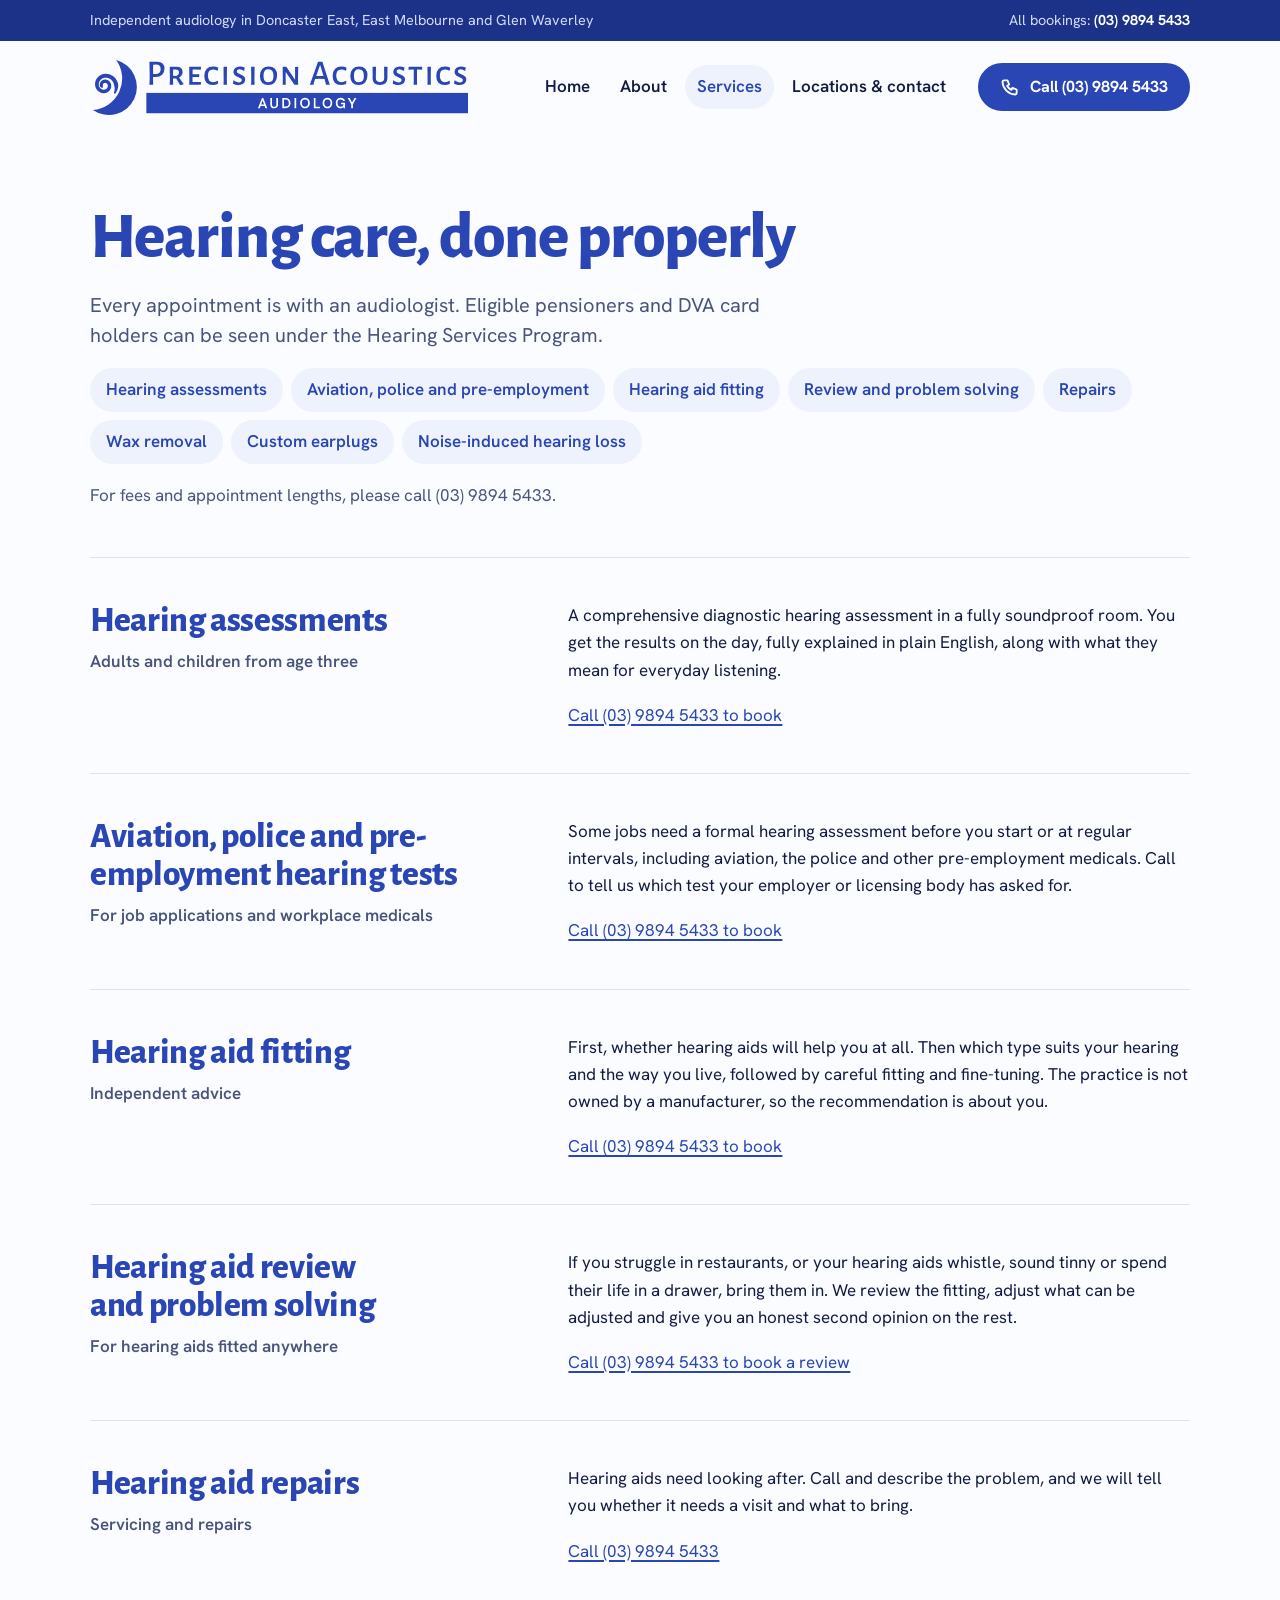
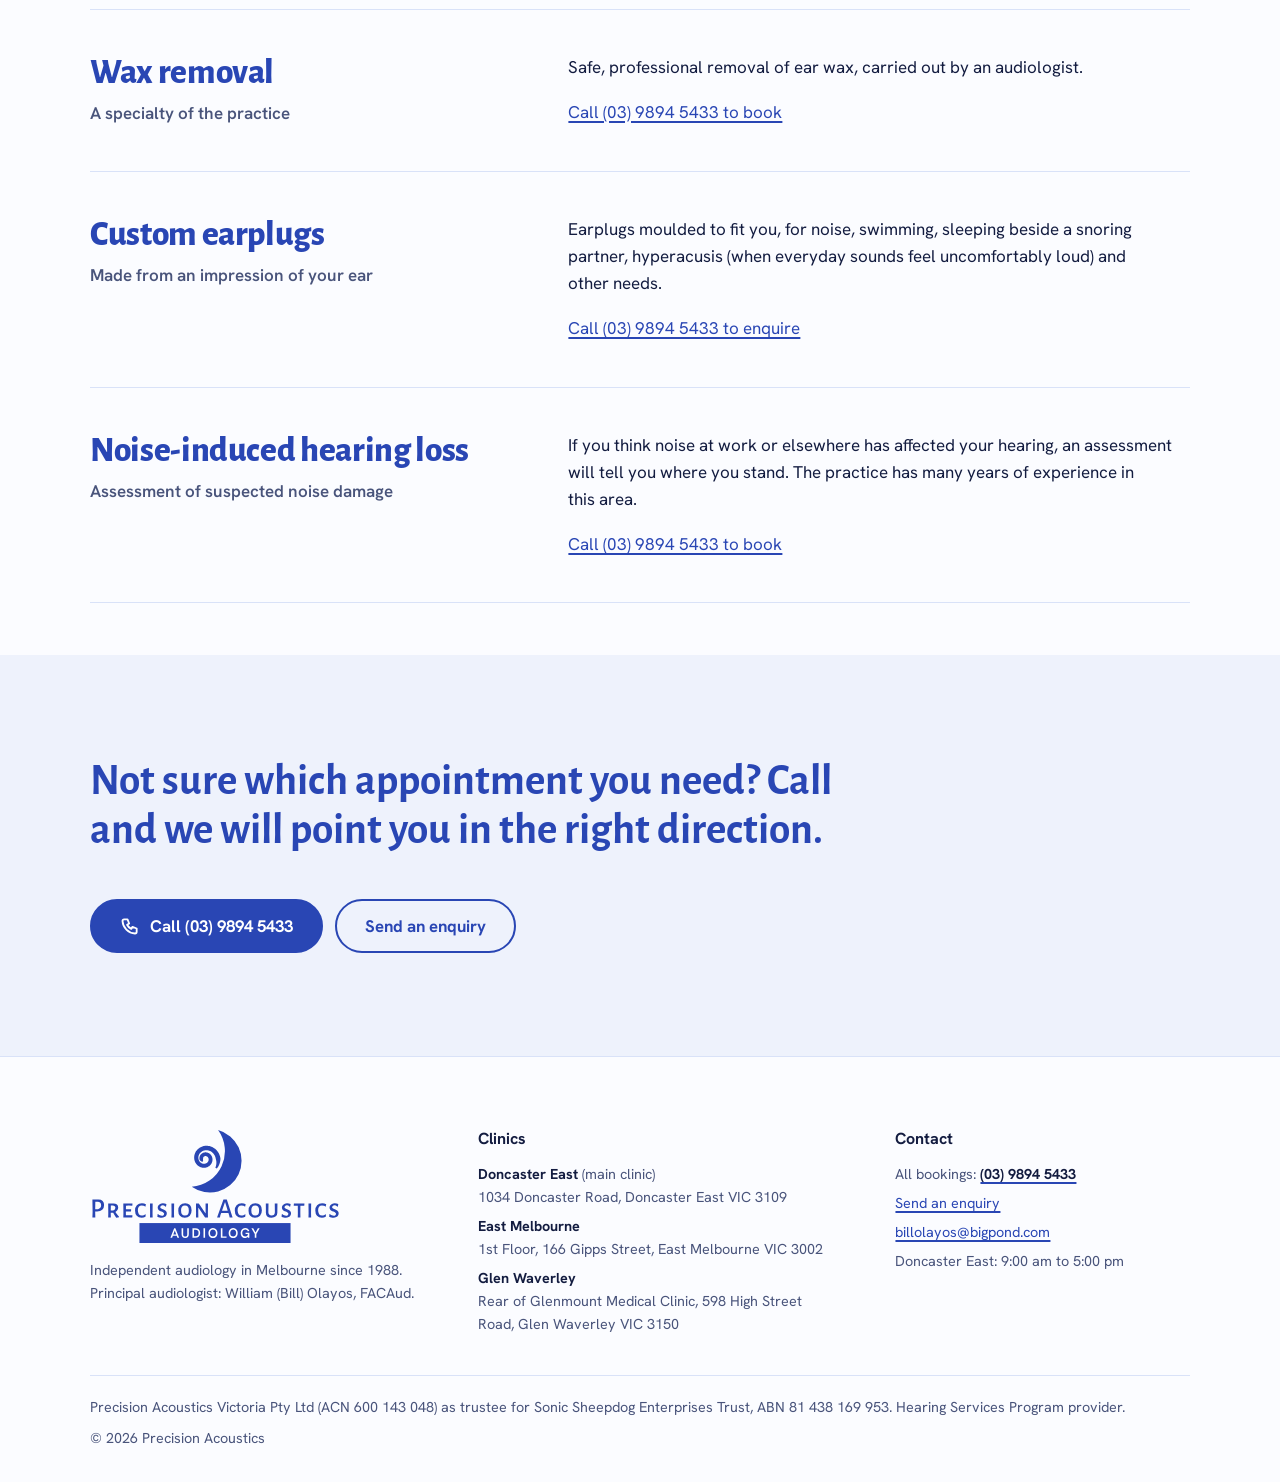
<file: services.html>
<!doctype html>
<html lang="en-AU">
<head>
<meta charset="utf-8">
<meta name="viewport" content="width=device-width, initial-scale=1">
<title>Services | Precision Acoustics</title>
<meta name="description" content="Hearing assessments, aviation, police and pre-employment hearing tests, hearing aid fitting, reviews and repairs, wax removal and custom earplugs.">
<link rel="preconnect" href="https://fonts.googleapis.com">
<link rel="preconnect" href="https://fonts.gstatic.com" crossorigin>
<link rel="stylesheet" href="https://fonts.googleapis.com/css2?family=Alegreya+Sans:wght@500;700;800&family=Hanken+Grotesk:wght@400;500;600;700&display=swap">
<link rel="canonical" href="https://precisionacoustics.com.au/services.html">
<meta property="og:title" content="Services | Precision Acoustics">
<meta property="og:description" content="Hearing assessments, aviation, police and pre-employment hearing tests, hearing aid fitting, reviews and repairs, wax removal and custom earplugs.">
<meta property="og:url" content="https://precisionacoustics.com.au/services.html">
<meta property="og:image" content="https://precisionacoustics.com.au/assets/photos/clinic-front.jpg">
<link rel="icon" href="assets/logo/favicon.svg" type="image/svg+xml">
<link rel="stylesheet" href="assets/styles.css">
</head>
<body>

<div class="util"><div class="wrap">
  <span>Independent audiology in Doncaster East, East Melbourne and Glen Waverley</span>
  <span>All bookings: <a href="tel:+61398945433">(03) 9894 5433</a></span>
</div></div>
<header class="site-head"><div class="wrap">
  <a class="brand" href="index.html" aria-label="Precision Acoustics home">
    <img src="assets/logo/logo-horizontal.svg" alt="Precision Acoustics Audiology" width="460" height="83">
  </a>
  <nav class="nav" aria-label="Main">
    <a href="index.html">Home</a>
    <a href="about.html">About</a>
    <a href="services.html" aria-current="page">Services</a>
    <a href="contact.html">Locations &amp; contact</a>
  </nav>
  <a class="btn" href="tel:+61398945433"><svg viewBox="0 0 24 24" fill="none" stroke="currentColor" stroke-width="2.2" stroke-linecap="round" stroke-linejoin="round" aria-hidden="true"><path d="M5 4h4l2 5-2.5 1.5a11 11 0 0 0 5 5L15 13l5 2v4a2 2 0 0 1-2 2A16 16 0 0 1 3 6a2 2 0 0 1 2-2z"/></svg>Call (03) 9894 5433</a>
</div></header>
<main>
<section class="page-head">
  <div class="wrap stack">
    <h1>Hearing care, done properly</h1>
    <p class="lead">Every appointment is with an audiologist. Eligible pensioners and DVA card holders can be seen under the Hearing Services Program.</p>
    <nav class="chips" aria-label="Services on this page">
      <a href="#assess">Hearing assessments</a>
      <a href="#work">Aviation, police and pre-employment</a>
      <a href="#fit">Hearing aid fitting</a>
      <a href="#review">Review and problem solving</a>
      <a href="#repair">Repairs</a>
      <a href="#wax">Wax removal</a>
      <a href="#plugs">Custom earplugs</a>
      <a href="#nihl">Noise-induced hearing loss</a>
    </nav>
    <p class="soft">For fees and appointment lengths, please call (03) 9894 5433.</p>
  </div>
</section>

<section class="wrap">
  <article class="service" id="assess">
    <div><h2>Hearing assessments</h2><p class="for">Adults and children from age three</p></div>
    <div class="stack">
      <p>A comprehensive diagnostic hearing assessment in a fully soundproof room. You get the results on the day, fully explained in plain English, along with what they mean for everyday listening.</p>
      <p><a href="tel:+61398945433">Call (03) 9894 5433 to book</a></p>
    </div>
  </article>

  <article class="service" id="work">
    <div><h2>Aviation, police and pre-employment hearing tests</h2><p class="for">For job applications and workplace medicals</p></div>
    <div class="stack">
      <p>Some jobs need a formal hearing assessment before you start or at regular intervals, including aviation, the police and other pre-employment medicals. Call to tell us which test your employer or licensing body has asked for.</p>
      <p><a href="tel:+61398945433">Call (03) 9894 5433 to book</a></p>
    </div>
  </article>

  <article class="service" id="fit">
    <div><h2>Hearing aid fitting</h2><p class="for">Independent advice</p></div>
    <div class="stack">
      <p>First, whether hearing aids will help you at all. Then which type suits your hearing and the way you live, followed by careful fitting and fine-tuning. The practice is not owned by a manufacturer, so the recommendation is about you.</p>
      <p><a href="tel:+61398945433">Call (03) 9894 5433 to book</a></p>
    </div>
  </article>

  <article class="service" id="review">
    <div><h2>Hearing aid review and problem solving</h2><p class="for">For hearing aids fitted anywhere</p></div>
    <div class="stack">
      <p>If you struggle in restaurants, or your hearing aids whistle, sound tinny or spend their life in a drawer, bring them in. We review the fitting, adjust what can be adjusted and give you an honest second opinion on the rest.</p>
      <p><a href="tel:+61398945433">Call (03) 9894 5433 to book a review</a></p>
    </div>
  </article>

  <article class="service" id="repair">
    <div><h2>Hearing aid repairs</h2><p class="for">Servicing and repairs</p></div>
    <div class="stack">
      <p>Hearing aids need looking after. Call and describe the problem, and we will tell you whether it needs a visit and what to bring.</p>
      <p><a href="tel:+61398945433">Call (03) 9894 5433</a></p>
    </div>
  </article>

  <article class="service" id="wax">
    <div><h2>Wax removal</h2><p class="for">A specialty of the practice</p></div>
    <div class="stack">
      <p>Safe, professional removal of ear wax, carried out by an audiologist.</p>
      <p><a href="tel:+61398945433">Call (03) 9894 5433 to book</a></p>
    </div>
  </article>

  <article class="service" id="plugs">
    <div><h2>Custom earplugs</h2><p class="for">Made from an impression of your ear</p></div>
    <div class="stack">
      <p>Earplugs moulded to fit you, for noise, swimming, sleeping beside a snoring partner, hyperacusis (when everyday sounds feel uncomfortably loud) and other needs.</p>
      <p><a href="tel:+61398945433">Call (03) 9894 5433 to enquire</a></p>
    </div>
  </article>

  <article class="service" id="nihl">
    <div><h2>Noise-induced hearing loss</h2><p class="for">Assessment of suspected noise damage</p></div>
    <div class="stack">
      <p>If you think noise at work or elsewhere has affected your hearing, an assessment will tell you where you stand. The practice has many years of experience in this area.</p>
      <p><a href="tel:+61398945433">Call (03) 9894 5433 to book</a></p>
    </div>
  </article>
</section>

<div class="gap"></div>

<section class="closing section">
  <div class="wrap stack-lg">
    <blockquote>Not sure which appointment you need? Call and we will point you in the right direction.</blockquote>
    <div class="actions">
      <a class="btn" href="tel:+61398945433"><svg viewBox="0 0 24 24" fill="none" stroke="currentColor" stroke-width="2.2" stroke-linecap="round" stroke-linejoin="round" aria-hidden="true"><path d="M5 4h4l2 5-2.5 1.5a11 11 0 0 0 5 5L15 13l5 2v4a2 2 0 0 1-2 2A16 16 0 0 1 3 6a2 2 0 0 1 2-2z"/></svg>Call (03) 9894 5433</a>
      <a class="btn btn--quiet" href="contact.html#enquiry">Send an enquiry</a>
    </div>
  </div>
</section>

</main>

<footer class="site-foot"><div class="wrap">
  <div class="foot-grid">
    <div class="foot-logo">
      <img src="assets/logo/logo-stacked.svg" alt="Precision Acoustics Audiology" width="250" height="120">
      <p>Independent audiology in Melbourne since 1988.<br>Principal audiologist: William (Bill) Olayos, FACAud.</p>
    </div>
    <div>
      <h2>Clinics</h2>
      <ul>
        <li><strong>Doncaster East</strong> (main clinic)<br>1034 Doncaster Road, Doncaster East VIC 3109</li>
        <li><strong>East Melbourne</strong><br>1st Floor, 166 Gipps Street, East Melbourne VIC 3002</li>
        <li><strong>Glen Waverley</strong><br>Rear of Glenmount Medical Clinic, 598 High Street Road, Glen Waverley VIC 3150</li>
      </ul>
    </div>
    <div>
      <h2>Contact</h2>
      <ul>
        <li>All bookings: <a href="tel:+61398945433"><strong>(03) 9894 5433</strong></a></li>
        <li><a href="contact.html#enquiry">Send an enquiry</a></li>
        <li><a href="mailto:billolayos@bigpond.com">billolayos@bigpond.com</a></li>
        <li>Doncaster East: 9:00 am to 5:00 pm</li>
      </ul>
    </div>
  </div>
  <div class="small-print">
    <span>Precision Acoustics Victoria Pty Ltd (ACN 600 143 048) as trustee for Sonic Sheepdog Enterprises Trust, ABN 81 438 169 953. Hearing Services Program provider.</span>
    <span>&copy; 2026 Precision Acoustics</span>
  </div>
</div></footer>
<script src="assets/site.js"></script>
</body>
</html>
</file>
<file: assets/styles.css>
/* Layout: the business card scaled up. Its royal blue on its own white stock,
   one calm column with soft rounded panels, and a single line that settles
   from noise into a pure tone. */
:root {
  --paper: #FBFCFF;        /* the card stock */
  --mist: #EEF2FC;         /* quiet tint for panels */
  --sky: #D9E2F8;          /* rules, frames, deeper tint */
  --royal: #2946B4;        /* the card's blue: brand and every action */
  --royal-deep: #1C3288;   /* pressed states and the utility bar */
  --ink: #131C40;          /* text, tinted toward the blue */
  --ink-soft: #49547B;     /* secondary text */
  --on-royal: #FFFFFF;
  --on-royal-soft: #D3DCF7;
  --alert: #A8261C;

  --font-display: "Alegreya Sans", "Gill Sans", "Trebuchet MS", sans-serif;
  --font-body: "Hanken Grotesk", "Helvetica Neue", Arial, sans-serif;

  --text-sm: 0.9rem;
  --text-base: 1.0625rem;
  --text-md: 1.25rem;
  --text-lg: 1.55rem;
  --text-xl: clamp(1.95rem, 2.2vw + 1.25rem, 2.9rem);
  --text-display: clamp(2.7rem, 5.2vw + 1rem, 5rem);

  --r-panel: 28px;
  --r-field: 12px;
  --ease: cubic-bezier(0.23, 1, 0.32, 1);
  color-scheme: light;
}

*, *::before, *::after { box-sizing: border-box; }
html { -webkit-text-size-adjust: 100%; scroll-behavior: smooth; }
body {
  margin: 0;
  background: var(--paper);
  color: var(--ink);
  font-family: var(--font-body);
  font-size: var(--text-base);
  line-height: 1.6;
  accent-color: var(--royal);
  caret-color: var(--royal);
  -webkit-tap-highlight-color: rgba(41, 70, 180, 0.15);
}
::selection { background: var(--royal); color: var(--on-royal); }
h1, h2, h3, p, ul, ol, dl, dd, figure, blockquote { margin: 0; }
ul, ol { padding: 0; list-style: none; }
img, svg { max-width: 100%; display: block; }
a { color: var(--royal); text-underline-offset: 0.18em; text-decoration-thickness: 1.5px; }
a:hover { color: var(--royal-deep); }
:focus-visible { outline: 3px solid var(--royal); outline-offset: 3px; border-radius: 6px; }

h1, h2, h3 { font-family: var(--font-display); font-weight: 800; text-wrap: balance; }
h1 { font-size: var(--text-display); line-height: 1.02; letter-spacing: -0.015em; }
h2 { font-size: var(--text-xl); line-height: 1.08; letter-spacing: -0.01em; }
h3 { font-size: var(--text-lg); line-height: 1.15; font-weight: 700; }
p { text-wrap: pretty; }
.lead { font-size: var(--text-md); line-height: 1.5; color: var(--ink-soft); max-width: 34em; }
.soft { color: var(--ink-soft); }
.measure { max-width: 38em; }
.nowrap { white-space: nowrap; }

.wrap { max-width: 1180px; margin-inline: auto; padding-inline: clamp(16px, 4vw, 40px); }
.section { padding-block: clamp(56px, 8vw, 104px); }
.stack { display: flex; flex-direction: column; gap: 18px; }
.gap { height: clamp(28px, 4vw, 52px); }
.stack-lg { display: flex; flex-direction: column; gap: clamp(28px, 4vw, 44px); }

/* Facts we are still waiting on from Bill are marked, never invented. */
.tbc {
  display: inline-block; padding: 2px 10px; border: 1.5px dashed var(--royal);
  border-radius: 999px; font-size: var(--text-sm); color: var(--royal); background: var(--paper);
}

/* ---------- buttons ---------- */
.btn {
  display: inline-flex; align-items: center; justify-content: center; gap: 10px;
  min-height: 54px; padding: 0 28px; border-radius: 999px; border: 2px solid var(--royal);
  background: var(--royal); color: var(--on-royal);
  font: 700 1.05rem/1.1 var(--font-body); text-decoration: none; cursor: pointer;
  transition: background-color 160ms var(--ease), border-color 160ms var(--ease), transform 160ms var(--ease);
}
.btn:hover { background: var(--royal-deep); border-color: var(--royal-deep); color: var(--on-royal); }
.btn:active { transform: translateY(1px); }
.btn--quiet { background: transparent; color: var(--royal); }
.btn--quiet:hover { background: var(--mist); border-color: var(--royal); color: var(--royal-deep); }
.btn svg { width: 20px; height: 20px; flex: none; }
.actions { display: flex; flex-wrap: wrap; gap: 12px; }

/* ---------- utility bar and header ---------- */
.util { background: var(--royal-deep); color: var(--on-royal-soft); font-size: var(--text-sm); }
.util .wrap { display: flex; flex-wrap: wrap; justify-content: space-between; gap: 4px 24px; padding-block: 9px; }
.util a { color: var(--on-royal); font-weight: 700; text-decoration: none; }
.util a:hover { text-decoration: underline; }
.util :focus-visible { outline-color: var(--on-royal); }

.site-head .wrap { display: flex; flex-wrap: wrap; align-items: center; justify-content: space-between; gap: 14px 20px; padding-block: 18px; }
.brand { display: block; flex: none; }
.brand img { height: 56px; width: auto; }

.nav { display: flex; flex-wrap: wrap; gap: 4px 6px; margin-left: auto; }
.nav a {
  display: inline-flex; align-items: center; min-height: 44px; padding: 0 12px; border-radius: 999px;
  color: var(--ink); font-weight: 600; text-decoration: none;
  transition: background-color 160ms var(--ease);
}
.nav a:hover { background: var(--mist); color: var(--royal-deep); }
.nav a[aria-current="page"] { background: var(--mist); color: var(--royal); }
.site-head .btn { min-height: 48px; padding: 0 20px; font-size: 1rem; }
@media (max-width: 1140px) { .site-head .btn { display: none; } }

/* ---------- hero ---------- */
.hero { padding-block: clamp(28px, 5vw, 64px) 0; }
.hero-grid { display: grid; grid-template-columns: minmax(0, 1.25fr) minmax(0, 1fr); gap: clamp(28px, 5vw, 72px); align-items: center; }
.hero-copy { display: flex; flex-direction: column; gap: 26px; min-width: 0; }
.hero h1 { color: var(--royal); }

.photo {
  position: relative; overflow: hidden; background: var(--mist);
  border-radius: var(--r-panel) var(--r-panel) 104px var(--r-panel);
  aspect-ratio: 4 / 5; max-width: 100%; display: flex; align-items: flex-end;
}
.photo--wide { aspect-ratio: 16 / 10; border-radius: var(--r-panel); }
.photo--left { border-radius: 104px var(--r-panel) var(--r-panel) var(--r-panel); }
.photo img.cover { position: absolute; inset: 0; width: 100%; height: 100%; object-fit: cover; max-width: none; }
.photo img.cover--face { object-position: 50% 10%; } /* keep the face in a wide phone crop */
.photo .watermark { position: absolute; right: -10%; top: 6%; width: 82%; height: auto; opacity: 0.13; }
.photo figcaption {
  position: relative; margin: 18px; padding: 8px 14px; border-radius: 999px;
  background: var(--paper); color: var(--ink-soft); font-size: var(--text-sm); font-weight: 600;
}

/* The one authored moment: noise on the left settles into a pure tone. */
.tone { margin-top: clamp(28px, 5vw, 56px); }
.tone svg { width: 100%; height: clamp(64px, 9vw, 104px); overflow: visible; }
.tone path { fill: none; stroke: var(--royal); stroke-width: 2.5; stroke-linejoin: round; stroke-linecap: round; vector-effect: non-scaling-stroke; }
.tone-line { animation: settle 2200ms var(--ease) both; }
@keyframes settle { from { clip-path: inset(-20% 100% -20% 0); } to { clip-path: inset(-20% 0 -20% 0); } }
.tone-notes { display: flex; justify-content: space-between; gap: 16px; font-size: var(--text-sm); color: var(--ink-soft); }
.tone-notes span:last-child { text-align: right; }

.facts { display: grid; grid-template-columns: repeat(3, minmax(0, 1fr)); border-top: 1.5px solid var(--sky); margin-top: clamp(24px, 4vw, 40px); }
.facts li { padding: 22px 28px 22px 0; }
.facts li + li { padding-left: 28px; border-left: 1.5px solid var(--sky); }
.facts strong { display: block; font-family: var(--font-display); font-size: var(--text-md); font-weight: 700; line-height: 1.2; }
.facts span { color: var(--ink-soft); font-size: var(--text-sm); }

/* ---------- services index (home) ---------- */
.split { display: grid; grid-template-columns: minmax(0, 0.8fr) minmax(0, 1.4fr); gap: clamp(28px, 6vw, 88px); align-items: start; }
.split > * { min-width: 0; }
.service-list { border-top: 1.5px solid var(--sky); }
.service-list a {
  display: grid; grid-template-columns: minmax(0, 0.9fr) minmax(0, 1.2fr); gap: 6px 28px; align-items: baseline;
  padding: 20px 16px; margin-inline: -16px; border-radius: 16px; position: relative;
  color: var(--ink); text-decoration: none;
  transition: background-color 160ms var(--ease);
}
.service-list li { border-bottom: 1.5px solid var(--sky); }
.service-list a:hover { background: var(--mist); }
.service-list strong { font-family: var(--font-display); font-size: var(--text-lg); font-weight: 700; line-height: 1.15; color: var(--royal); }
.service-list span { color: var(--ink-soft); }

/* ---------- independent panel ---------- */
.panel { background: var(--mist); border-radius: var(--r-panel); padding: clamp(24px, 5vw, 64px); }
.panel-grid { display: grid; grid-template-columns: minmax(0, 0.8fr) minmax(0, 1.2fr); gap: clamp(28px, 5vw, 72px); align-items: center; }
.panel-grid > * { min-width: 0; }
.panel .photo { background: var(--sky); }
.panel .tbc, .closing .tbc { background: transparent; }

/* ---------- first visit, on the card's blue ---------- */
.visit { background: var(--royal); color: var(--on-royal); }
.visit :focus-visible { outline-color: var(--on-royal); }
.visit-grid { display: grid; grid-template-columns: minmax(0, 1.05fr) minmax(0, 1fr); gap: clamp(32px, 6vw, 88px); align-items: center; }
.visit-grid > * { min-width: 0; }
.visit .lead { color: var(--on-royal-soft); }
.steps { counter-reset: step; border-top: 1.5px solid rgba(255, 255, 255, 0.28); }
.steps li { counter-increment: step; display: grid; grid-template-columns: 2.6rem minmax(0, 1fr); gap: 4px 12px; padding: 20px 0; border-bottom: 1.5px solid rgba(255, 255, 255, 0.28); }
.steps li::before { content: counter(step); grid-row: span 2; font: 800 2.3rem/1 var(--font-display); color: var(--on-royal-soft); }
.steps h3 { font-size: var(--text-md); }
.steps p { color: var(--on-royal-soft); }

.audiogram { background: var(--paper); color: var(--ink); border-radius: var(--r-panel); padding: clamp(16px, 3vw, 28px); box-shadow: 0 18px 40px -18px rgba(9, 18, 60, 0.55); }
.audiogram svg { width: 100%; height: auto; }
.audiogram figcaption { margin-top: 12px; font-size: var(--text-sm); color: var(--ink-soft); }
.ag-grid { stroke: var(--sky); stroke-width: 1; }
.ag-axis { fill: var(--ink-soft); font: 500 12px var(--font-body); }
.ag-title { fill: var(--ink); font: 700 12.5px var(--font-body); }
.ag-normal { fill: var(--mist); }
.ag-note { fill: var(--royal); font: 600 12px var(--font-body); }
.ag-right { fill: none; stroke: var(--ink); stroke-width: 2; }
.ag-left { fill: none; stroke: var(--royal); stroke-width: 2; }
.ag-right-o { fill: var(--paper); stroke: var(--ink); stroke-width: 2.2; }
.ag-left-x { stroke: var(--royal); stroke-width: 2.6; stroke-linecap: round; }

/* ---------- clinics ---------- */
.clinics { display: grid; grid-template-columns: minmax(0, 1.25fr) minmax(0, 1fr); gap: clamp(20px, 3vw, 36px); align-items: stretch; }
.clinics > * { min-width: 0; }
.clinic-main { background: var(--mist); border-radius: var(--r-panel); padding: clamp(24px, 4vw, 44px); display: flex; flex-direction: column; gap: 14px; }
.clinic-main h3 { font-size: var(--text-xl); font-weight: 800; }
.clinic-tag { font-weight: 700; color: var(--royal); }
.clinic-visiting { display: flex; flex-direction: column; border-top: 1.5px solid var(--sky); }
.clinic-visiting li { padding: 22px 0; border-bottom: 1.5px solid var(--sky); display: flex; flex-direction: column; gap: 6px; flex: 1; justify-content: center; }
address { font-style: normal; }
.phone-big { font: 800 clamp(2rem, 4vw + 1rem, 3.4rem)/1 var(--font-display); color: var(--royal); text-decoration: none; font-variant-numeric: tabular-nums; }
.phone-big:hover { text-decoration: underline; text-decoration-thickness: 3px; }

/* ---------- two notes, ruled ---------- */
.notes { display: grid; grid-template-columns: repeat(2, minmax(0, 1fr)); border-top: 1.5px solid var(--sky); border-bottom: 1.5px solid var(--sky); }
.notes > div { padding: clamp(24px, 4vw, 44px) 0; display: flex; flex-direction: column; gap: 12px; }
.notes > div + div { padding-left: clamp(24px, 4vw, 56px); border-left: 1.5px solid var(--sky); }
.notes > div:first-child { padding-right: clamp(24px, 4vw, 56px); }

/* ---------- closing ---------- */
.closing { background: var(--mist); }
.closing blockquote { font: 700 clamp(1.6rem, 2.4vw + 1rem, 2.7rem)/1.14 var(--font-display); color: var(--royal); max-width: 22em; text-wrap: balance; }

/* ---------- inner page heads ---------- */
.page-head { padding-block: clamp(36px, 6vw, 72px) clamp(28px, 4vw, 48px); }
.page-head h1 { color: var(--royal); font-size: clamp(2.4rem, 4vw + 1rem, 4.1rem); max-width: 16em; }
.chips { display: flex; flex-wrap: wrap; gap: 8px; }
.chips a { display: inline-flex; align-items: center; min-height: 44px; padding: 0 16px; border-radius: 999px; background: var(--mist); color: var(--royal); font-weight: 600; text-decoration: none; transition: background-color 160ms var(--ease); }
.chips a:hover { background: var(--sky); color: var(--royal-deep); }

/* ---------- services page ---------- */
.service { display: grid; grid-template-columns: minmax(0, 0.8fr) minmax(0, 1.2fr); gap: 12px clamp(24px, 5vw, 72px); padding-block: clamp(28px, 4vw, 44px); border-top: 1.5px solid var(--sky); scroll-margin-top: 16px; }
.service > * { min-width: 0; }
.service h2 { color: var(--royal); font-size: clamp(1.6rem, 1.4vw + 1.1rem, 2.2rem); }
.service .for { color: var(--ink-soft); font-weight: 600; margin-top: 8px; }
.service:last-of-type { border-bottom: 1.5px solid var(--sky); }

/* ---------- about page ---------- */
.three { display: grid; grid-template-columns: repeat(3, minmax(0, 1fr)); border-top: 1.5px solid var(--sky); }
.three li { padding: 26px 28px 8px 0; display: flex; flex-direction: column; gap: 8px; }
.three li + li { padding-left: 28px; border-left: 1.5px solid var(--sky); }
.quals { font-weight: 600; }
.pull { font: 700 var(--text-lg)/1.25 var(--font-display); color: var(--royal); padding: 22px 26px; background: var(--paper); border-radius: 20px; }
.pull cite { display: block; margin-top: 10px; font: 500 var(--text-sm)/1.4 var(--font-body); color: var(--ink-soft); }
.timeline li { display: grid; grid-template-columns: 7.5rem minmax(0, 1fr); gap: 4px 20px; padding: 18px 0; border-top: 1.5px solid var(--sky); }
.timeline li:last-child { border-bottom: 1.5px solid var(--sky); }
.timeline time, .timeline .when { font: 800 var(--text-md)/1.3 var(--font-display); color: var(--royal); font-variant-numeric: tabular-nums; }
.plain-list li { padding: 12px 0 12px 26px; border-top: 1.5px solid var(--sky); position: relative; }
.plain-list li::before { content: ""; position: absolute; left: 2px; top: 1.35em; width: 10px; height: 10px; border-radius: 50%; border: 2.5px solid var(--royal); }
.cols-2 { display: grid; grid-template-columns: repeat(2, minmax(0, 1fr)); gap: clamp(28px, 5vw, 72px); align-items: start; }
.cols-2 > * { min-width: 0; }

/* ---------- contact page ---------- */
.clinic-cards { display: grid; grid-template-columns: 1.3fr 1fr 1fr; border-top: 1.5px solid var(--sky); border-bottom: 1.5px solid var(--sky); }
.clinic-cards li { padding: 28px 28px 28px 0; display: flex; flex-direction: column; gap: 8px; min-width: 0; }
.clinic-cards li + li { padding-left: 28px; border-left: 1.5px solid var(--sky); }
.clinic-cards h2 { font-size: var(--text-lg); font-weight: 800; }
.clinic-cards li:first-child h2 { font-size: var(--text-xl); }
.form { background: var(--mist); border-radius: var(--r-panel); padding: clamp(20px, 4vw, 40px); display: flex; flex-direction: column; gap: 18px; }
.field { display: flex; flex-direction: column; gap: 6px; font-weight: 600; }
.field small { font-weight: 400; color: var(--ink-soft); }
.field-row { display: grid; grid-template-columns: repeat(2, minmax(0, 1fr)); gap: 18px; align-items: start; }
input, select, textarea {
  font: 400 1rem/1.4 var(--font-body); color: var(--ink); background: var(--paper);
  border: 1.5px solid #8E9AC4; border-radius: var(--r-field); padding: 12px 14px; min-height: 50px; width: 100%;
}
textarea { min-height: 120px; resize: vertical; }
input:focus-visible, select:focus-visible, textarea:focus-visible { outline: 3px solid var(--royal); outline-offset: 1px; border-color: var(--royal); }
.field [aria-invalid="true"] { border-color: var(--alert); }
.error { color: var(--alert); font-weight: 600; font-size: var(--text-sm); }
.sent { background: var(--paper); border: 2px solid var(--royal); border-radius: 20px; padding: 20px 22px; }
.sent strong { font-family: var(--font-display); font-size: var(--text-md); color: var(--royal); display: block; }

/* ---------- footer ---------- */
.site-foot { border-top: 1.5px solid var(--sky); padding-block: clamp(40px, 6vw, 72px) 32px; font-size: var(--text-sm); }
.foot-grid { display: grid; grid-template-columns: 1.1fr 1.2fr 1fr; gap: 36px clamp(28px, 5vw, 72px); align-items: start; }
.foot-grid > * { min-width: 0; }
.foot-logo { display: flex; flex-direction: column; gap: 16px; }
.foot-logo img { width: 250px; height: auto; }
.foot-logo p { color: var(--ink-soft); }
.site-foot h2 { font: 700 1rem/1.3 var(--font-body); letter-spacing: 0; margin-bottom: 10px; }
.site-foot li { padding: 3px 0; color: var(--ink-soft); }
.site-foot li strong { color: var(--ink); }
.small-print { margin-top: 36px; padding-top: 20px; border-top: 1.5px solid var(--sky); display: flex; flex-wrap: wrap; gap: 8px 28px; justify-content: space-between; color: var(--ink-soft); }

.proto { background: var(--ink); color: var(--on-royal-soft); font-size: var(--text-sm); }
.proto .wrap { display: flex; flex-wrap: wrap; align-items: center; justify-content: space-between; gap: 12px 28px; padding-block: 14px; }
.proto :focus-visible { outline-color: var(--on-royal); }

/* ---------- narrow screens ---------- */
@media (max-width: 900px) {
  .hero-grid, .split, .panel-grid, .visit-grid, .clinics, .cols-2, .service, .foot-grid { grid-template-columns: minmax(0, 1fr); }
  .hero .photo { aspect-ratio: 16 / 11; border-radius: var(--r-panel) var(--r-panel) 72px var(--r-panel); }
  .panel .photo { aspect-ratio: 16 / 11; max-width: 420px; }
  .clinic-cards { grid-template-columns: minmax(0, 1fr); }
  .clinic-cards li, .clinic-cards li + li { padding: 24px 0; border-left: 0; }
  .clinic-cards li + li { border-top: 1.5px solid var(--sky); }
  .nav { margin-left: 0; width: 100%; order: 3; margin-inline: -10px; }
}
@media (max-width: 640px) {
  .brand img { height: 46px; }
  .site-head .btn { display: none; }
  .util .wrap > span:first-child { display: none; }
  .util .wrap { justify-content: center; }
  .nav { gap: 2px; margin-inline: -8px; }
  .nav a { padding: 0 8px; font-size: 0.94rem; }
  .facts, .three, .notes, .field-row { grid-template-columns: minmax(0, 1fr); }
  .facts li, .facts li + li { padding: 16px 0; border-left: 0; }
  .facts li + li { border-top: 1.5px solid var(--sky); }
  .three li, .three li + li { padding: 20px 0 8px; border-left: 0; }
  .three li + li { border-top: 1.5px solid var(--sky); }
  .notes > div, .notes > div + div, .notes > div:first-child { padding: 24px 0; border-left: 0; }
  .notes > div + div { border-top: 1.5px solid var(--sky); }
  .service-list a { grid-template-columns: minmax(0, 1fr); }
  .timeline li { grid-template-columns: minmax(0, 1fr); }
  .btn { width: 100%; }
  .tone-notes span:first-child { display: none; }
  .tone-notes { justify-content: flex-end; }
}
@media (prefers-reduced-motion: reduce) {
  html { scroll-behavior: auto; }
  .tone-line { animation: none; }
  .btn, .nav a, .chips a, .service-list a { transition: none; }
}
</file>
